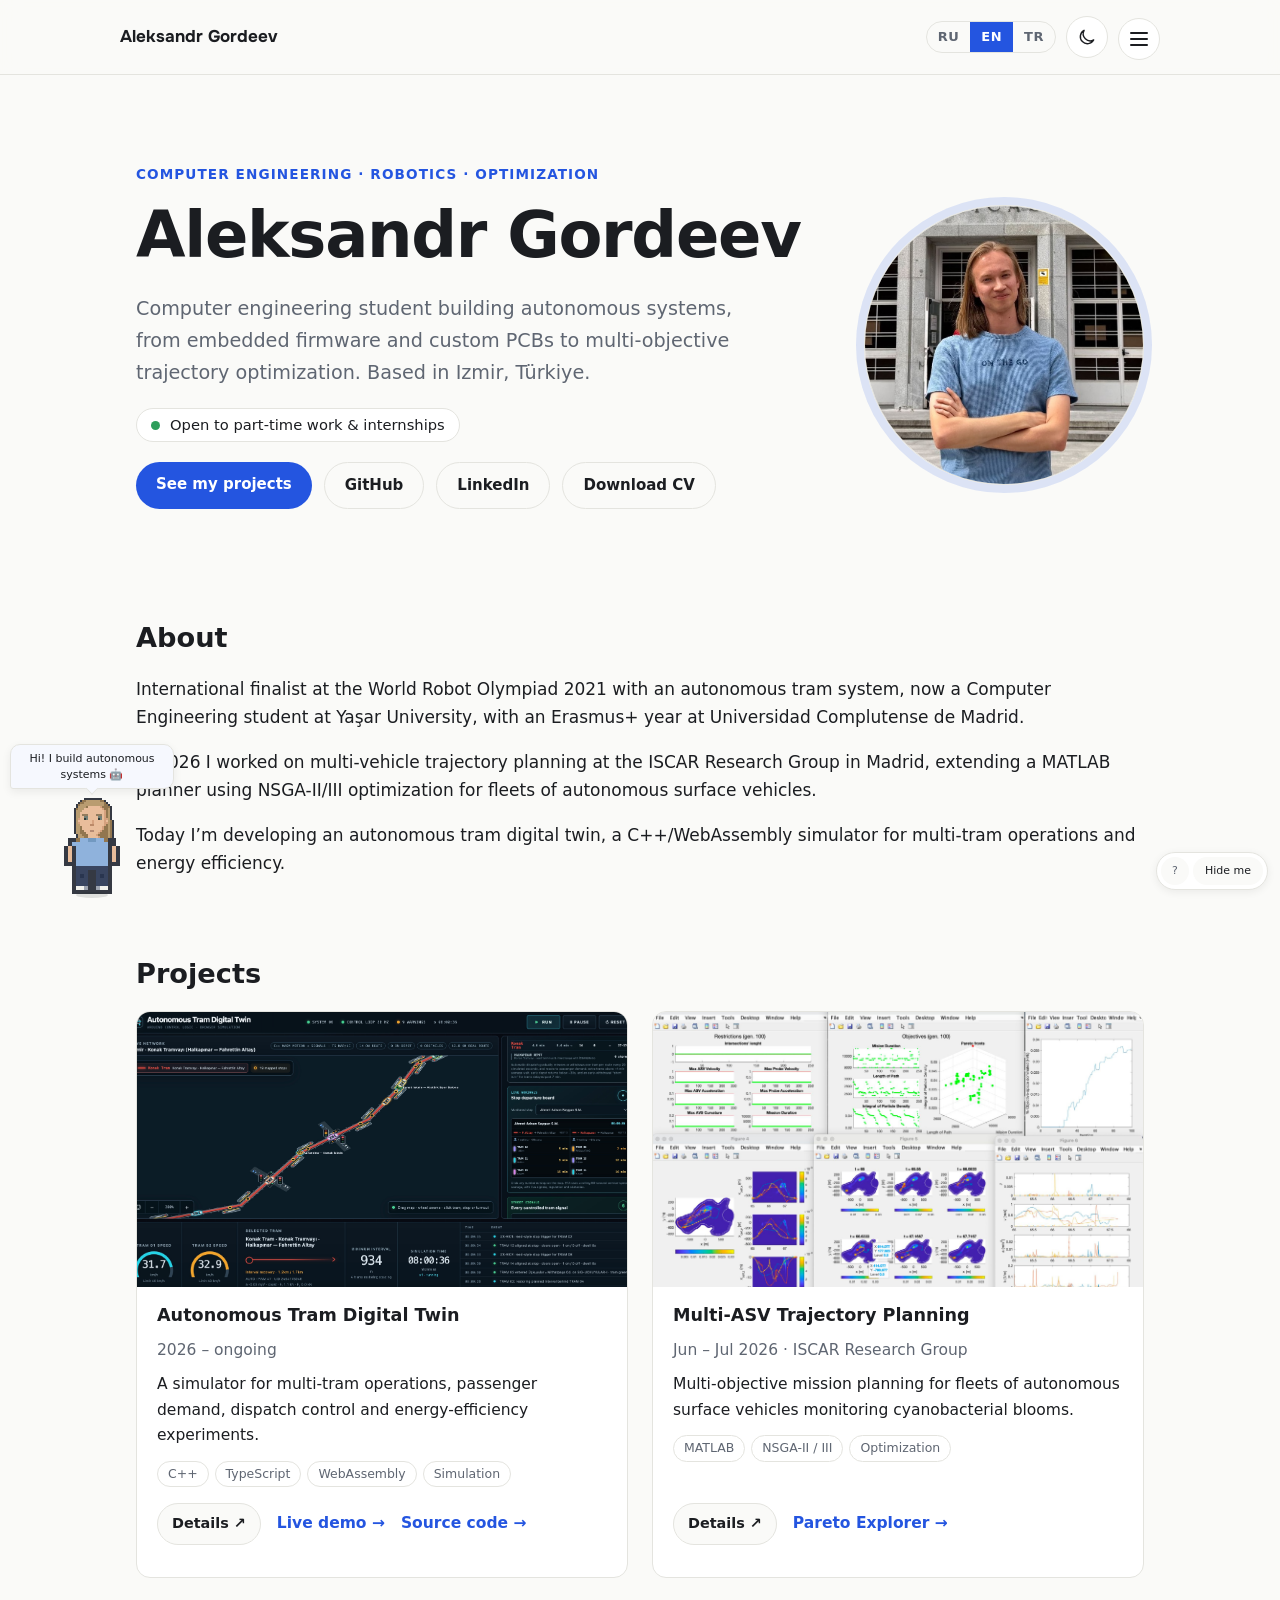
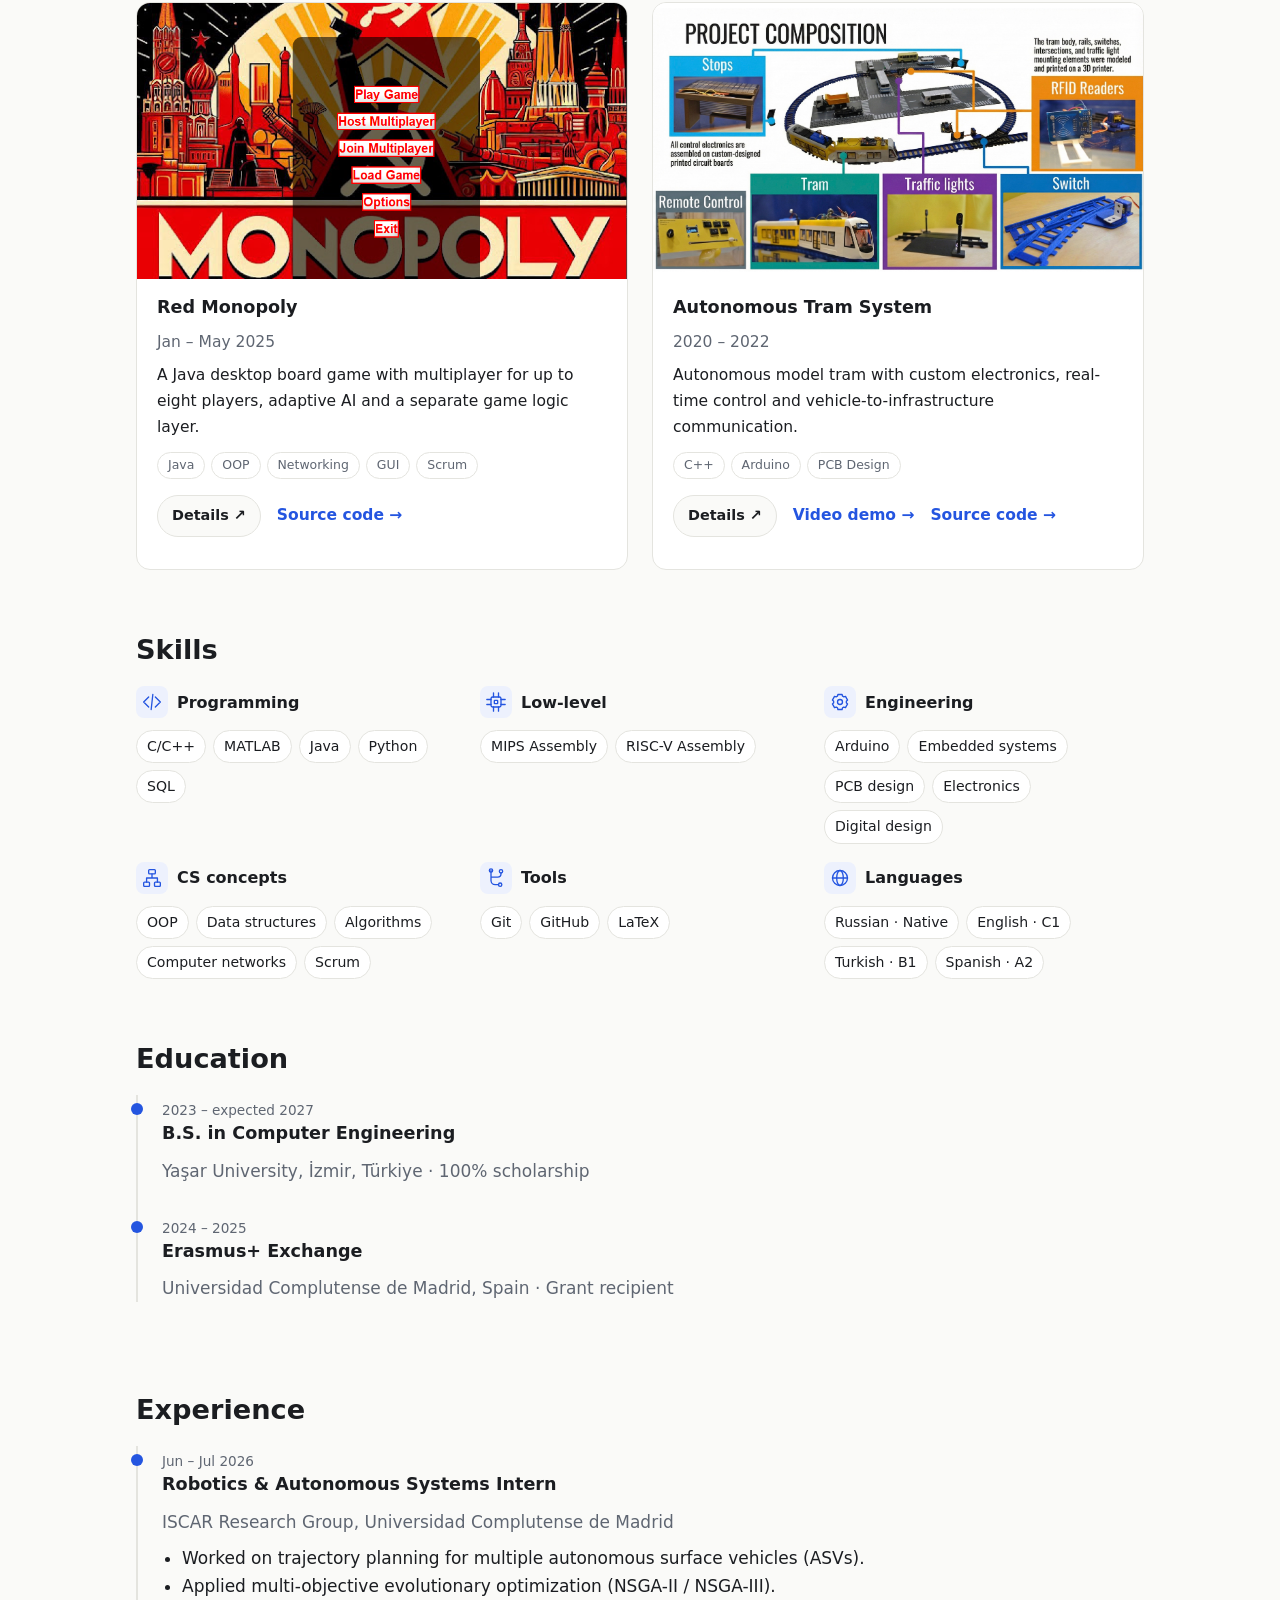
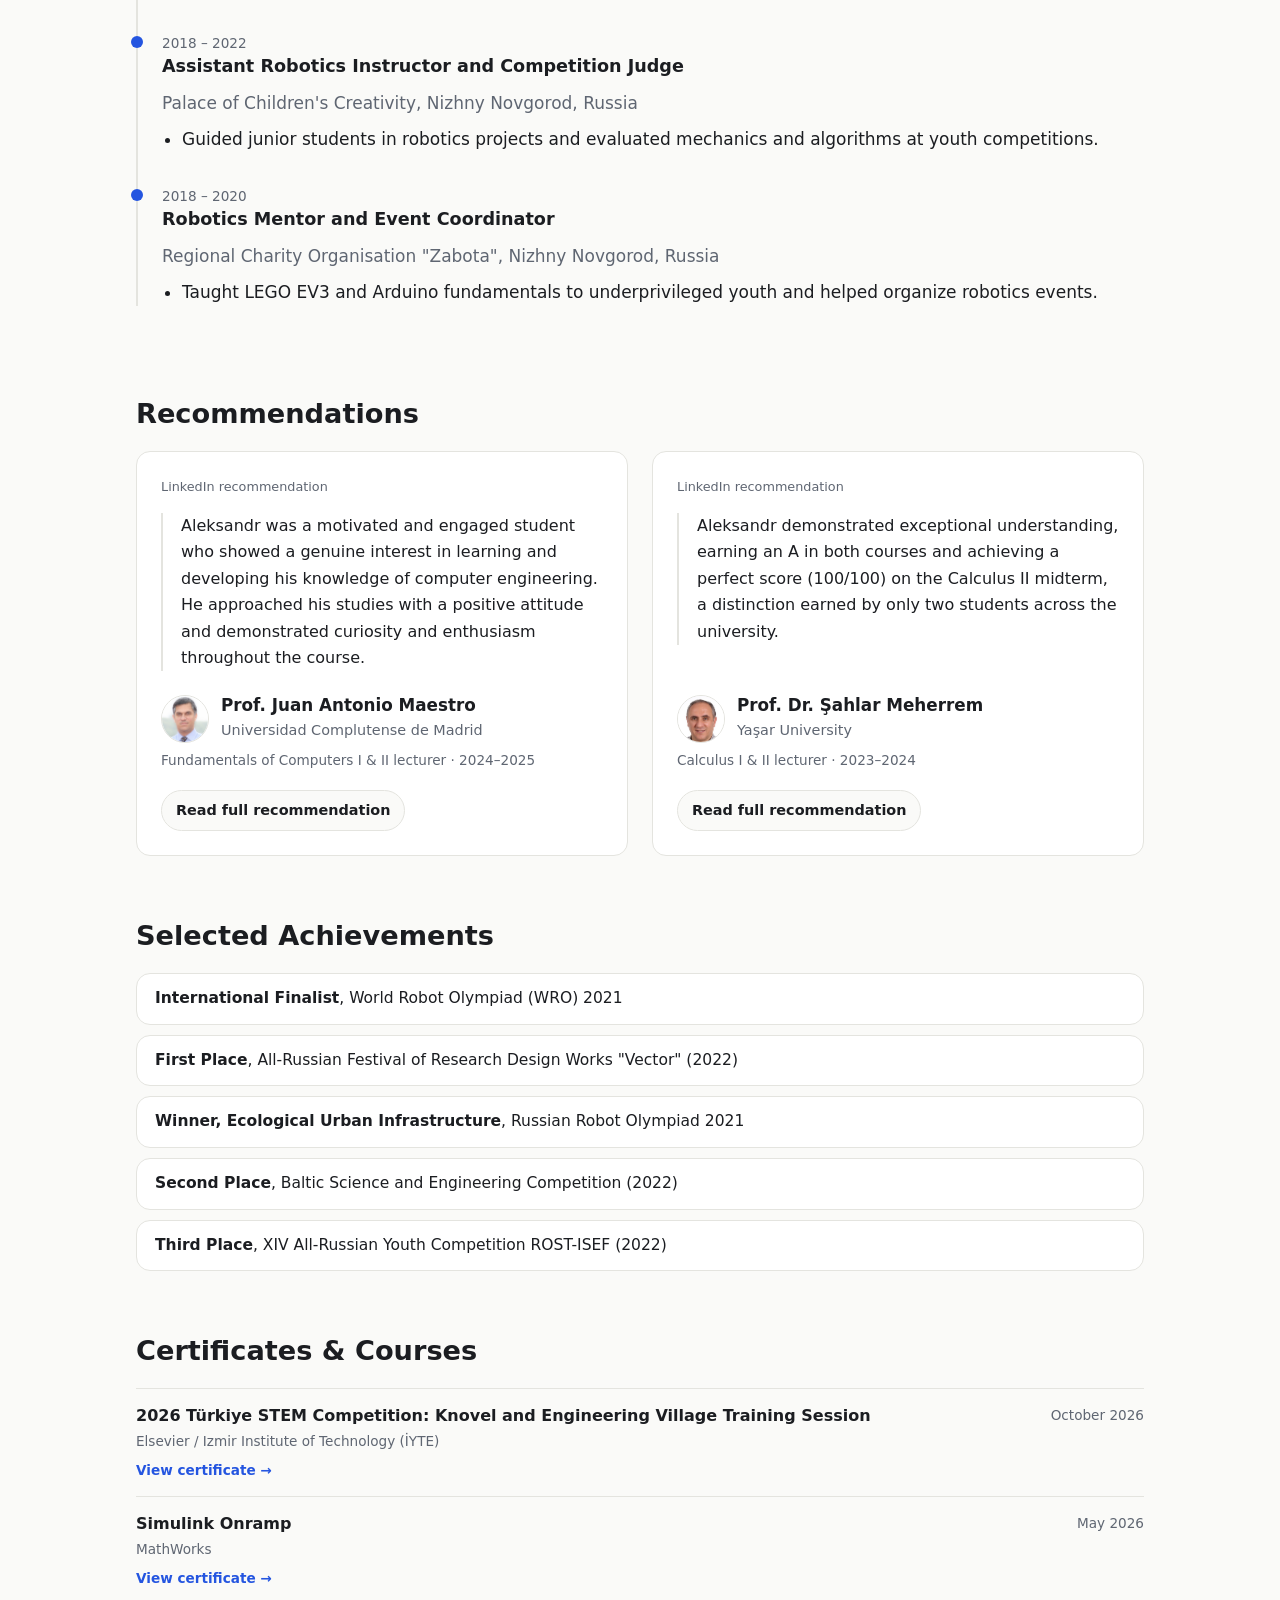
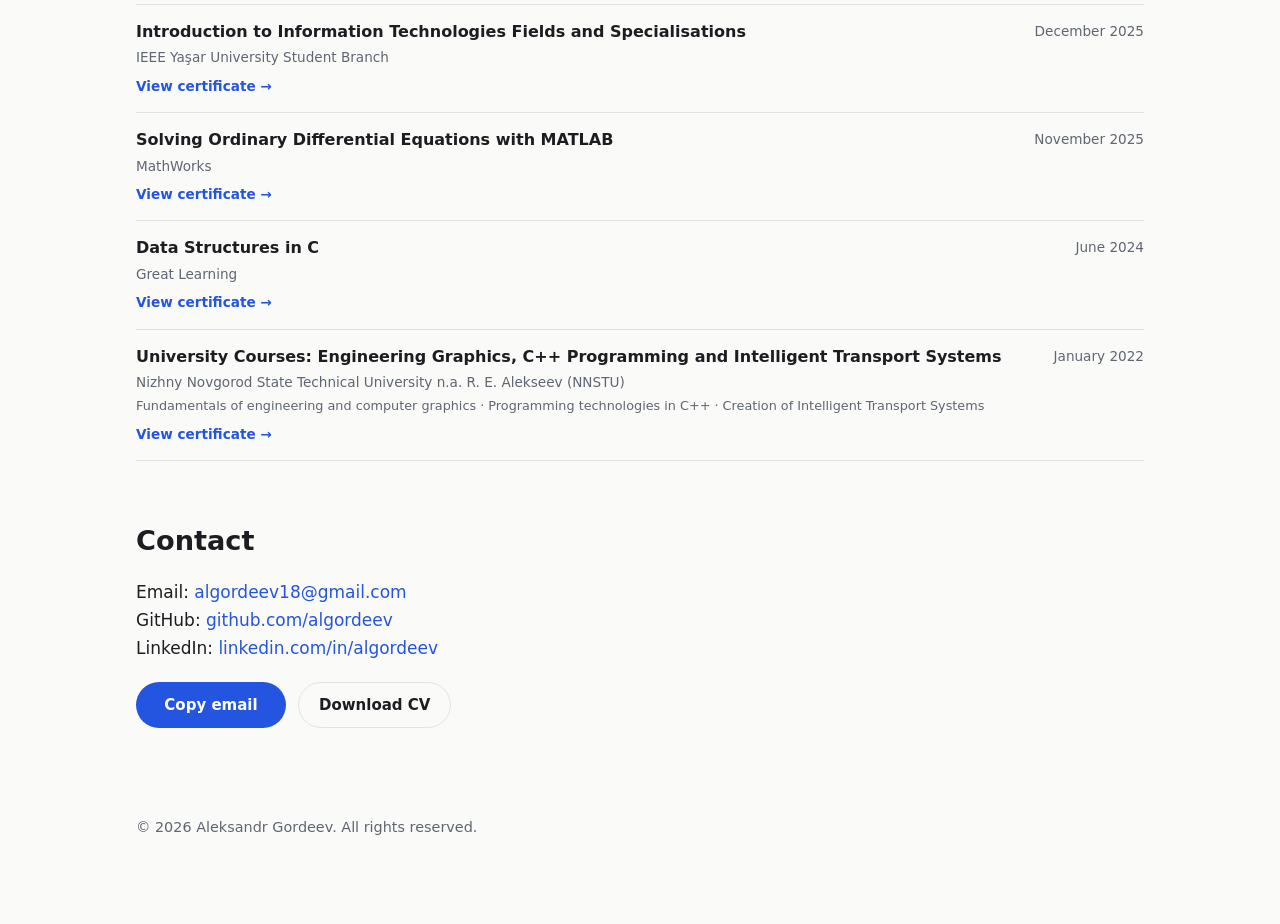
<file: index.html>
<!doctype html>
<html lang="en">
<head>
  <meta charset="utf-8">
  <meta name="viewport" content="width=device-width, initial-scale=1">
  <title>Aleksandr Gordeev | Robotics and Embedded Engineering</title>
  <meta name="description" content="Portfolio of Aleksandr Gordeev: computer engineering student working on robotics, optimization and embedded systems.">
  <link rel="icon" href="assets/favicon.svg?v=2" type="image/svg+xml">
  <link rel="icon" href="assets/favicon-32.png?v=2" type="image/png" sizes="32x32">
  <link rel="apple-touch-icon" href="assets/apple-touch-icon.png?v=2" sizes="180x180">
  <link rel="canonical" href="https://algordeev.github.io/">
  <meta property="og:type" content="website">
  <meta property="og:site_name" content="Aleksandr Gordeev">
  <meta property="og:title" content="Aleksandr Gordeev | Robotics and Embedded Engineering">
  <meta property="og:description" content="Building autonomous systems. Explore my robotics, embedded electronics and optimization projects.">
  <meta property="og:url" content="https://algordeev.github.io/">
  <meta property="og:image" content="https://algordeev.github.io/assets/social-card.png?v=2">
  <meta property="og:image:type" content="image/png">
  <meta property="og:image:width" content="1200">
  <meta property="og:image:height" content="630">
  <meta property="og:image:alt" content="Aleksandr Gordeev — building autonomous systems, with his portrait photo.">
  <meta name="twitter:card" content="summary_large_image">
  <meta name="twitter:title" content="Aleksandr Gordeev | Robotics and Embedded Engineering">
  <meta name="twitter:description" content="Building autonomous systems. Robotics, embedded electronics and optimization projects.">
  <meta name="twitter:image" content="https://algordeev.github.io/assets/social-card.png?v=2">
  <meta name="twitter:image:alt" content="Aleksandr Gordeev — building autonomous systems, with his portrait photo.">
  <script>
    try {
      var savedTheme = localStorage.getItem('theme');
      document.documentElement.dataset.theme = savedTheme === 'light' || savedTheme === 'dark'
        ? savedTheme : (matchMedia('(prefers-color-scheme: dark)').matches ? 'dark' : 'light');
    } catch (e) { /* CSS follows the system preference when storage is unavailable. */ }
  </script>
  <link rel="stylesheet" href="style.css">
</head>
<body>

<header class="nav">
  <a class="brand" href="#top">Aleksandr Gordeev</a>
  <div class="nav-actions">
    <div class="lang" role="group" aria-label="Language">
      <button type="button" data-lang="ru">RU</button>
      <button type="button" data-lang="en">EN</button>
      <button type="button" data-lang="tr">TR</button>
    </div>
    <button type="button" class="icon-button" id="theme-toggle" aria-pressed="false" aria-labelledby="theme-label">
      <svg class="theme-sun" viewBox="0 0 24 24" aria-hidden="true"><circle cx="12" cy="12" r="4"/><path d="M12 2v2m0 16v2M2 12h2m16 0h2M5 5l1.5 1.5m11 11L19 19M5 19l1.5-1.5m11-11L19 5"/></svg>
      <svg class="theme-moon" viewBox="0 0 24 24" aria-hidden="true"><path d="M20 15.5A8.5 8.5 0 0 1 8.5 4 8.5 8.5 0 1 0 20 15.5Z"/></svg>
      <span class="sr-only" id="theme-label" data-i18n="ui.theme">Dark theme</span>
    </button>
    <div class="menu-wrap">
      <button type="button" class="icon-button" id="menu-toggle" aria-expanded="false" aria-controls="section-menu" aria-labelledby="menu-label">
        <span class="hamburger" aria-hidden="true"><span></span><span></span><span></span></span>
        <span class="sr-only" id="menu-label" data-i18n="ui.menu">Navigation menu</span>
      </button>
      <nav id="section-menu" hidden aria-labelledby="menu-label">
        <a href="#about" data-i18n="about">About</a>
        <a href="#projects" data-i18n="projects">Projects</a>
        <a href="#skills" data-i18n="skills">Skills</a>
        <a href="#education" data-i18n="education">Education</a>
        <a href="#experience" data-i18n="experience">Experience</a>
        <a href="#recommendations" data-i18n="recommendations">Recommendations</a>
        <a href="#achievements" data-i18n="achievements">Achievements</a>
        <a href="#credentials" data-i18n="credentials">Certificates & Courses</a>
        <a href="#contact" data-i18n="contact">Contact</a>
      </nav>
    </div>
  </div>
</header>

<main id="top">

  <section class="hero">
    <div class="hero-text">
      <p class="eyebrow" data-i18n="hero.eyebrow">Computer Engineering · Robotics · Optimization</p>
      <h1 data-i18n="name">Aleksandr Gordeev</h1>
      <p class="lead" data-i18n="hero.lead">
        Computer engineering student building autonomous systems, from embedded
        firmware and custom PCBs to multi-objective trajectory optimization.
        Based in Izmir, Türkiye.
      </p>
      <p class="availability">
        <a href="#contact"><span class="dot" aria-hidden="true"></span><span data-i18n="hero.open">Open to part-time work &amp; internships</span></a>
      </p>
      <p class="cta">
        <a class="btn" href="#projects" data-i18n="hero.projects">See my projects</a>
        <a class="btn ghost" href="https://github.com/algordeev">GitHub</a>
        <a class="btn ghost" href="https://www.linkedin.com/in/algordeev/">LinkedIn</a>
        <a class="btn ghost" href="assets/cv.pdf" data-i18n="hero.cv">Download CV</a>
      </p>
    </div>
    <img width="933" height="735" class="portrait" src="assets/me.jpg" alt="Portrait of Aleksandr Gordeev" data-i18n-alt="hero.alt">
  </section>

  <section id="about">
  <h2 data-i18n="about">About</h2>

  <p data-i18n="about.p1">
    International finalist at the World Robot Olympiad 2021 with an autonomous tram system, now a Computer Engineering student at Yaşar University, with an Erasmus+ year at Universidad Complutense de Madrid.
  </p>

  <p data-i18n="about.p2">
   In 2026 I worked on multi-vehicle trajectory planning at the ISCAR Research Group in Madrid, extending a MATLAB planner using NSGA-II/III optimization for fleets of autonomous surface vehicles.
</p>

  <p data-i18n="about.p3">
    Today I’m developing an autonomous tram digital twin, a C++/WebAssembly simulator for multi-tram operations and energy efficiency.
  </p>
</section>

  <section id="projects">
    <h2 data-i18n="projects">Projects</h2>

    <div class="grid">

      <article class="card">
  <div class="gallery">
    <img width="2880" height="1534"
      src="assets/tram-digital-twin.jpg"
      alt="Autonomous tram digital twin simulator"
      data-i18n-alt="proj.twin.alt"
      loading="lazy"
    >
  </div>

  <div class="card-body">
    <h3 data-i18n="proj.twin.title">Autonomous Tram Digital Twin</h3>
    <p class="date" data-i18n="proj.twin.date">2026 – ongoing</p>

    <p data-i18n="proj.twin.summary">
      A simulator for multi-tram operations, passenger demand,
      dispatch control and energy-efficiency experiments.
    </p>

    <ul class="tags">
      <li>C++</li>
      <li>TypeScript</li>
      <li>WebAssembly</li>
      <li data-i18n="proj.twin.tag">Simulation</li>
    </ul>

    <p class="links">
      <button
        type="button"
        class="details-button"
        data-project="twin"
        aria-haspopup="dialog"
        aria-controls="project-twin"
      >
        <span data-i18n="ui.details">Details</span>
        <span aria-hidden="true"> ↗</span>
      </button>

      <a
        href="https://algordeev.github.io/autonomous-tram-digital-twin/"
        target="_blank"
        rel="noopener noreferrer"
        data-i18n="proj.twin.demo"
      >Live demo →</a>

      <a
        href="https://github.com/algordeev/autonomous-tram-digital-twin"
        data-i18n="proj.src"
      >Source code →</a>
    </p>
  </div>
</article>

      <article class="card">
       
        <div class="gallery">
          <img width="2048" height="1281" src="assets/asv-1.jpg" alt="Multi-ASV trajectory planning result" data-i18n-alt="proj.asv.alt" loading="lazy">
        </div>
      
        <div class="card-body">
          <h3 data-i18n="proj.asv.title">Multi-ASV Trajectory Planning</h3>
          <p class="date" data-i18n="proj.asv.date">Jun – Jul 2026 · ISCAR Research Group</p>
          <p data-i18n="proj.asv.summary">Multi-objective mission planning for fleets of autonomous surface vehicles monitoring cyanobacterial blooms.</p>
          <ul class="tags">
            <li>MATLAB</li><li>NSGA-II / III</li><li data-i18n="tag.optimization">Optimization</li>
          </ul>
          <p class="links"><button type="button" class="details-button" data-project="asv" aria-haspopup="dialog" aria-controls="project-asv"><span data-i18n="ui.details">Details</span><span aria-hidden="true"> ↗</span></button><a href="pareto-explorer/" target="_blank" rel="noopener noreferrer" data-i18n="proj.asv.demo">Pareto Explorer →</a></p>
        </div>
      </article>

      <article class="card">

        <div class="gallery">
          <img width="784" height="787" src="assets/monopoly-1.jpg" alt="Red Monopoly game board" data-i18n-alt="proj.mono.alt1" loading="lazy">
        </div>
        
        <div class="card-body">
          <h3>Red Monopoly</h3>
          <p class="date" data-i18n="proj.mono.date">Jan – May 2025</p>
          <p data-i18n="proj.mono.summary">A Java desktop board game with multiplayer for up to eight players, adaptive AI and a separate game logic layer.</p>
          <ul class="tags">
            <li>Java</li><li>OOP</li><li data-i18n="tag.networking">Networking</li><li>GUI</li><li>Scrum</li>
          </ul>
          <p class="links">
            <button type="button" class="details-button" data-project="mono" aria-haspopup="dialog" aria-controls="project-mono"><span data-i18n="ui.details">Details</span><span aria-hidden="true"> ↗</span></button>
            <a href="https://github.com/SwEng-UCM/red-monopoly" data-i18n="proj.src">Source code →</a>
          </p>
        </div>
      </article>

      <article class="card">
        <div class="gallery">
          <img width="2874" height="1618" src="assets/tram-composition.jpg" alt="Autonomous model tram composition" loading="lazy" data-i18n-alt="proj.tram.composition.alt">
        </div>
        <div class="card-body">
          <h3 data-i18n="proj.tram.title">Autonomous Tram System</h3>
          <p class="date">2020 – 2022</p>
          <p data-i18n="proj.tram.summary">Autonomous model tram with custom electronics, real-time control and vehicle-to-infrastructure communication.</p>
          <ul class="tags">
            <li>C++</li><li>Arduino</li><li data-i18n="tag.pcb">PCB Design</li>
          </ul>
          <p class="links">
            <button type="button" class="details-button" data-project="tram" aria-haspopup="dialog" aria-controls="project-tram"><span data-i18n="ui.details">Details</span><span aria-hidden="true"> ↗</span></button>
            <a href="https://youtu.be/tfnsq6qUQj4" target="_blank" rel="noopener" data-i18n="proj.tram.demo">Video demo →</a>
            <a href="https://github.com/algordeev/autonomous-tram-system" data-i18n="proj.src">Source code →</a>
          </p>
        </div>
      </article>

    </div>
  </section>

  <section id="skills">
    <h2 data-i18n="skills">Skills</h2>
    <div class="skills">
      <div class="skill-category skill-category-programming">
        <h3 id="skills-prog"><svg class="skill-icon" viewBox="0 0 24 24" width="20" height="20" fill="none" stroke="currentColor" stroke-width="1.6" stroke-linecap="round" stroke-linejoin="round" aria-hidden="true"><path d="m8 6-6 6 6 6m8-12 6 6-6 6m-3-15-2 18"/></svg><span data-i18n="sk.prog">Programming</span></h3>
        <ul class="skill-chips" aria-labelledby="skills-prog">
          <li>C/C++</li>
          <li>MATLAB</li>
          <li>Java</li>
          <li>Python</li>
          <li>SQL</li>
        </ul>
      </div>
      <div class="skill-category">
        <h3 id="skills-low"><svg class="skill-icon" viewBox="0 0 24 24" width="20" height="20" fill="none" stroke="currentColor" stroke-width="1.6" stroke-linecap="round" stroke-linejoin="round" aria-hidden="true"><rect x="6" y="6" width="12" height="12" rx="2"/><path d="M9 1v5m6-5v5M9 18v5m6-5v5M1 9h5m-5 6h5m12-6h5m-5 6h5"/><rect x="10" y="10" width="4" height="4" rx=".5"/></svg><span data-i18n="sk.low">Low-level</span></h3>
        <ul class="skill-chips" aria-labelledby="skills-low">
          <li data-i18n="sk.low.mips">MIPS Assembly</li>
          <li data-i18n="sk.low.riscv">RISC-V Assembly</li>
        </ul>
      </div>
      <div class="skill-category">
        <h3 id="skills-eng"><svg class="skill-icon" viewBox="0 0 24 24" width="20" height="20" fill="none" stroke="currentColor" stroke-width="1.6" stroke-linecap="round" stroke-linejoin="round" aria-hidden="true"><path d="m9.5 3-.5 2a7 7 0 0 0-1.6.9l-2-.6-2.5 4.4 1.5 1.4a7 7 0 0 0 0 1.8l-1.5 1.4 2.5 4.4 2-.6A7 7 0 0 0 9 19l.5 2h5l.5-2a7 7 0 0 0 1.6-.9l2 .6 2.5-4.4-1.5-1.4a7 7 0 0 0 0-1.8l1.5-1.4-2.5-4.4-2 .6A7 7 0 0 0 15 5l-.5-2Z"/><circle cx="12" cy="12" r="3"/></svg><span data-i18n="sk.eng">Engineering</span></h3>
        <ul class="skill-chips" aria-labelledby="skills-eng">
          <li>Arduino</li>
          <li data-i18n="sk.eng.embedded">Embedded systems</li>
          <li data-i18n="sk.eng.pcb">PCB design</li>
          <li data-i18n="sk.eng.electronics">Electronics</li>
          <li data-i18n="sk.eng.digital">Digital design</li>
        </ul>
      </div>
      <div class="skill-category">
        <h3 id="skills-cs"><svg class="skill-icon" viewBox="0 0 24 24" width="20" height="20" fill="none" stroke="currentColor" stroke-width="1.6" stroke-linecap="round" stroke-linejoin="round" aria-hidden="true"><rect x="8" y="2" width="8" height="5" rx="1"/><rect x="2" y="17" width="7" height="5" rx="1"/><rect x="15" y="17" width="7" height="5" rx="1"/><path d="M12 7v5m-6.5 5v-5h13v5"/></svg><span data-i18n="sk.cs">CS concepts</span></h3>
        <ul class="skill-chips" aria-labelledby="skills-cs">
          <li data-i18n="sk.cs.oop">OOP</li>
          <li data-i18n="sk.cs.structures">Data structures</li>
          <li data-i18n="sk.cs.algorithms">Algorithms</li>
          <li data-i18n="sk.cs.networks">Computer networks</li>
          <li>Scrum</li>
        </ul>
      </div>
      <div class="skill-category">
        <h3 id="skills-tools"><svg class="skill-icon" viewBox="0 0 24 24" width="20" height="20" fill="none" stroke="currentColor" stroke-width="1.6" stroke-linecap="round" stroke-linejoin="round" aria-hidden="true"><path d="M6 3v12a5 5 0 0 0 5 5h4m-9-9h8a4 4 0 0 0 4-4V6"/><circle cx="6" cy="3" r="2"/><circle cx="18" cy="4" r="2"/><circle cx="17" cy="20" r="2"/></svg><span data-i18n="sk.tools">Tools</span></h3>
        <ul class="skill-chips" aria-labelledby="skills-tools">
          <li>Git</li>
          <li>GitHub</li>
          <li>LaTeX</li>
        </ul>
      </div>
      <div class="skill-category">
        <h3 id="skills-lang"><svg class="skill-icon" viewBox="0 0 24 24" width="20" height="20" fill="none" stroke="currentColor" stroke-width="1.6" stroke-linecap="round" stroke-linejoin="round" aria-hidden="true"><circle cx="12" cy="12" r="9"/><ellipse cx="12" cy="12" rx="4" ry="9"/><path d="M3 12h18"/></svg><span data-i18n="sk.lang">Languages</span></h3>
        <ul class="skill-chips" aria-labelledby="skills-lang">
          <li data-i18n="sk.lang.russian">Russian · Native</li>
          <li data-i18n="sk.lang.english">English · C1</li>
          <li data-i18n="sk.lang.turkish">Turkish · B1</li>
          <li data-i18n="sk.lang.spanish">Spanish · A2</li>
        </ul>
      </div>
    </div>
  </section>

  <section id="education">
    <h2 data-i18n="education">Education</h2>
    <div class="timeline">
      <article>
        <span class="date" data-i18n="edu.date">2023 – expected 2027</span>
        <h3 data-i18n="edu.degree">B.S. in Computer Engineering</h3>
        <p class="meta" data-i18n="edu.degree.meta">Yaşar University, İzmir, Türkiye · 100% scholarship</p>
      </article>
      <article>
        <span class="date">2024 – 2025</span>
        <h3 data-i18n="edu.erasmus">Erasmus+ Exchange</h3>
        <p class="meta" data-i18n="edu.erasmus.meta">Universidad Complutense de Madrid, Spain · Grant recipient</p>
      </article>
    </div>
  </section>

  <section id="experience">
    <h2 data-i18n="experience">Experience</h2>
    <div class="timeline">
      <article>
        <span class="date" data-i18n="exp.date">Jun – Jul 2026</span>
        <h3 data-i18n="exp.iscar.title">Robotics &amp; Autonomous Systems Intern</h3>
        <p class="meta" data-i18n="exp.iscar.meta">ISCAR Research Group, Universidad Complutense de Madrid</p>
        <ul>
          <li data-i18n="exp.iscar.l1">Worked on trajectory planning for multiple autonomous surface vehicles (ASVs).</li>
          <li data-i18n="exp.iscar.l2">Applied multi-objective evolutionary optimization (NSGA-II / NSGA-III).</li>
        </ul>
      </article>
      <article>
        <span class="date">2018 – 2022</span>
        <h3 data-i18n="exp.inst.title">Assistant Robotics Instructor and Competition Judge</h3>
        <p class="meta" data-i18n="exp.inst.meta">Palace of Children's Creativity, Nizhny Novgorod, Russia</p>
        <ul>
          <li data-i18n="exp.inst.l1">Guided junior students in robotics projects and evaluated mechanics and algorithms at youth competitions.</li>
        </ul>
      </article>
      <article>
        <span class="date">2018 – 2020</span>
        <h3 data-i18n="exp.mentor.title">Robotics Mentor and Event Coordinator</h3>
        <p class="meta" data-i18n="exp.mentor.meta">Regional Charity Organisation "Zabota", Nizhny Novgorod, Russia</p>
        <ul>
          <li data-i18n="exp.mentor.l1">Taught LEGO EV3 and Arduino fundamentals to underprivileged youth and helped organize robotics events.</li>
        </ul>
      </article>
    </div>
  </section>

  <section id="recommendations" aria-labelledby="recommendations-heading">
    <h2 id="recommendations-heading" data-i18n="recommendations">Recommendations</h2>
    <div class="recommendations-grid">
      <figure class="card recommendation-card">
        <p class="recommendation-label" data-i18n="rec.excerpt">LinkedIn recommendation</p>
        <blockquote lang="en"><p>Aleksandr was a motivated and engaged student who showed a genuine interest in learning and developing his knowledge of computer engineering. He approached his studies with a positive attitude and demonstrated curiosity and enthusiasm throughout the course.</p></blockquote>
        <figcaption>
          <div class="recommendation-person">
            <img class="recommendation-portrait" src="assets/juan-antonio.jpg" width="48" height="48" alt="" loading="lazy">
            <div><h3>Prof. Juan Antonio Maestro</h3><p class="meta">Universidad Complutense de Madrid</p></div>
          </div>
          <p class="recommendation-relationship" data-i18n="rec.maestro.relationship">Fundamentals of Computers I &amp; II lecturer · 2024–2025</p>
        </figcaption>
        <div class="links"><button type="button" class="details-button" data-project="recommendation-maestro" aria-haspopup="dialog" aria-controls="project-recommendation-maestro" aria-describedby="rec-card-maestro"><span data-i18n="rec.read">Read full recommendation</span></button></div>
        <span class="sr-only" id="rec-card-maestro">Prof. Juan Antonio Maestro</span>
      </figure>
      <figure class="card recommendation-card">
        <p class="recommendation-label" data-i18n="rec.excerpt">LinkedIn recommendation</p>
        <blockquote lang="en"><p>Aleksandr demonstrated exceptional understanding, earning an A in both courses and achieving a perfect score (100/100) on the Calculus II midterm, a distinction earned by only two students across the university.</p></blockquote>
        <figcaption>
          <div class="recommendation-person">
            <img class="recommendation-portrait" src="assets/shahlar-meherrem.jpg" width="48" height="48" alt="" loading="lazy">
            <div><h3>Prof. Dr. Şahlar Meherrem</h3><p class="meta">Yaşar University</p></div>
          </div>
          <p class="recommendation-relationship" data-i18n="rec.meherrem.relationship">Calculus I &amp; II lecturer · 2023–2024</p>
        </figcaption>
        <div class="links"><button type="button" class="details-button" data-project="recommendation-meherrem" aria-haspopup="dialog" aria-controls="project-recommendation-meherrem" aria-describedby="rec-card-meherrem"><span data-i18n="rec.read">Read full recommendation</span></button></div>
        <span class="sr-only" id="rec-card-meherrem">Prof. Dr. Şahlar Meherrem</span>
      </figure>
    </div>
  </section>

  <section id="achievements">
    <h2 data-i18n="achievements.title">Selected Achievements</h2>
    <ul class="achievements">
      <li data-i18n="ach.1"><strong>International Finalist</strong>, World Robot Olympiad (WRO) 2021</li>
      <li data-i18n="ach.2"><strong>First Place</strong>, All-Russian Festival of Research Design Works "Vector" (2022)</li>
      <li data-i18n="ach.3"><strong>Winner, Ecological Urban Infrastructure</strong>, Russian Robot Olympiad 2021</li>
      <li data-i18n="ach.4"><strong>Second Place</strong>, Baltic Science and Engineering Competition (2022)</li>
      <li data-i18n="ach.5"><strong>Third Place</strong>, XIV All-Russian Youth Competition ROST-ISEF (2022)</li>
    </ul>
  </section>


  <section id="credentials">
    <h2 data-i18n="credentials">Certificates &amp; Courses</h2>
    <div id="credentials-list" class="grid"></div>
    <p id="credentials-empty" class="empty-state" data-i18n="credentials.empty">Course and certificate details will be added here soon.</p>
  </section>

  <section id="contact">
    <h2 data-i18n="contact">Contact</h2>
    <p>
      <span data-i18n="contact.email">Email:</span> <a href="mailto:algordeev18@gmail.com">algordeev18@gmail.com</a><br>
      GitHub: <a href="https://github.com/algordeev">github.com/algordeev</a><br>
      LinkedIn: <a href="https://www.linkedin.com/in/algordeev/">linkedin.com/in/algordeev</a>
    </p>
    <p class="cta contact-actions">
      <button type="button" class="btn" id="copy-email" data-email="algordeev18@gmail.com">
        <span class="copy-label" data-i18n="contact.copy">Copy email</span>
        <span class="copied-label" data-i18n="contact.copied" hidden>Copied ✓</span>
      </button>
      <a class="btn ghost" href="assets/cv.pdf" data-i18n="hero.cv">Download CV</a>
    </p>
    <p class="sr-only" id="copy-status" role="status" aria-live="polite"></p>
  </section>

</main>

<dialog class="project-dialog recommendation-dialog" id="project-recommendation-meherrem" aria-labelledby="rec-title-meherrem">
  <div class="dialog-header"><p class="eyebrow" data-i18n="rec.dialog">Recommendation</p><button type="button" class="icon-button dialog-close" aria-labelledby="rec-close-meherrem"><span aria-hidden="true">×</span><span class="sr-only" id="rec-close-meherrem" data-i18n="ui.close">Close</span></button></div>
  <div class="recommendation-person">
    <img class="recommendation-portrait" src="assets/shahlar-meherrem.jpg" width="48" height="48" alt="" loading="lazy">
    <div><h2 id="rec-title-meherrem">Prof. Dr. Şahlar Meherrem</h2><p class="meta">Yaşar University</p></div>
  </div>
  <p class="recommendation-relationship" data-i18n="rec.meherrem.relationship">Calculus I &amp; II lecturer · 2023–2024</p>
  <p class="date"><span data-i18n="rec.published">Published:</span> <time datetime="2026-10-14" data-publication-date>October 14, 2026</time></p>
  <blockquote class="recommendation-full" lang="en">
      <p>I had the pleasure of teaching Aleksandr Gordeev during the 2023–2024 academic year in both Calculus I and Calculus II at Yaşar University. Aleksandr demonstrated exceptional understanding, earning an A in both courses and achieving a perfect score (100/100) on the Calculus II midterm, a distinction earned by only two students across the university.</p>
      <p>What stood out most was Aleksandr's genuine intellectual curiosity and his dedication to mastering the subject beyond what was required. He often stayed after class to discuss advanced concepts, posed insightful questions, and actively engaged in classroom discussions. His clarity in thought and communication, along with his support for peers, contributed greatly to the learning environment.</p>
      <p>Aleksandr combines strong analytical thinking with a deep motivation to learn, making him well-suited for both academic and professional research settings. I am confident that he will be a valuable asset to any team or organisation he joins.<br>Prof. Dr Shahlar Meherrem, Yasar University, Departments of Mathematics, Türkiye</p>
  </blockquote>
  <p class="links"><a href="https://www.linkedin.com/in/algordeev/details/recommendations/" target="_blank" rel="noopener noreferrer" data-i18n="rec.linkedin">View on LinkedIn ↗</a></p>
</dialog>

<dialog class="project-dialog recommendation-dialog" id="project-recommendation-maestro" aria-labelledby="rec-title-maestro">
  <div class="dialog-header"><p class="eyebrow" data-i18n="rec.dialog">Recommendation</p><button type="button" class="icon-button dialog-close" aria-labelledby="rec-close-maestro"><span aria-hidden="true">×</span><span class="sr-only" id="rec-close-maestro" data-i18n="ui.close">Close</span></button></div>
  <div class="recommendation-person">
    <img class="recommendation-portrait" src="assets/juan-antonio.jpg" width="48" height="48" alt="" loading="lazy">
    <div><h2 id="rec-title-maestro">Prof. Juan Antonio Maestro</h2><p class="meta">Universidad Complutense de Madrid</p></div>
  </div>
  <p class="recommendation-relationship" data-i18n="rec.maestro.relationship">Fundamentals of Computers I &amp; II lecturer · 2024–2025</p>
  <p class="date"><span data-i18n="rec.published">Published:</span> <time datetime="2026-10-19" data-publication-date>October 19, 2026</time></p>
  <blockquote class="recommendation-full" lang="en">
      <p>I had the pleasure of teaching Aleksandr in Fundamentals of Computers I and II at Complutense University of Madrid (UCM) during the 2024–2025 academic year, as part of the Erasmus exchange programme. Aleksandr was a motivated and engaged student who showed a genuine interest in learning and developing his knowledge of computer engineering. He approached his studies with a positive attitude and demonstrated curiosity and enthusiasm throughout the course. I am confident that his dedication, international experience, and willingness to learn will serve him well in future academic and professional endeavours. I would gladly recommend Aleksandr for further academic opportunities.</p>
  </blockquote>
  <p class="links"><a href="https://www.linkedin.com/in/algordeev/details/recommendations/" target="_blank" rel="noopener noreferrer" data-i18n="rec.linkedin">View on LinkedIn ↗</a></p>
</dialog>

<dialog class="project-dialog" id="project-tram" aria-labelledby="title-tram">
  <div class="dialog-header"><p class="eyebrow" data-i18n="ui.project">Project details</p><button type="button" class="icon-button dialog-close" aria-labelledby="close-tram"><span aria-hidden="true">×</span><span class="sr-only" id="close-tram" data-i18n="ui.close">Close</span></button></div>
  <h2 id="title-tram" data-i18n="proj.tram.title">Autonomous Tram System</h2>
<dl class="asv-facts"><div><dt data-i18n="proj.tram.f.context">Context</dt><dd data-i18n="proj.tram.f.context.v">Individual robotics project · WRO 2021</dd></div><div><dt data-i18n="proj.tram.f.role">My focus</dt><dd data-i18n="proj.tram.f.role.v">Embedded control, custom PCBs & system integration</dd></div></dl>
<div class="asv-stats"><div class="asv-stat"><strong>4</strong><span data-i18n="proj.tram.stat.controllers">Arduino Nano controllers: tram, remote, switch and signals</span></div><div class="asv-stat"><strong>3</strong><span data-i18n="proj.tram.stat.pcbs">Custom PCBs: tram, remote and traffic lights</span></div><div class="asv-stat"><strong>2 + 2</strong><span data-i18n="proj.tram.stat.communication">2 NRF24L01 wireless modules and 2 RFID readers</span></div></div>
  <figure class="tram-video">
    <div class="tram-video-player">
      <video id="tram-video" width="1280" height="720" muted loop playsinline preload="none" aria-describedby="tram-video-caption">
        <source src="assets/ai-tram-video.mp4" type="video/mp4">
      </video>
      <button type="button" class="tram-video-play" aria-controls="tram-video">
        <span data-video-play>
          <svg viewBox="0 0 24 24" width="20" height="20" aria-hidden="true"><path d="M8 5v14l11-7z" fill="currentColor"/></svg>
          <span class="sr-only" data-i18n="proj.tram.video.play">Play video</span>
        </span>
      </button>
    </div>
    <figcaption id="tram-video-caption">
      <span data-i18n="proj.tram.video.caption">AI-generated visualization inspired by the physical prototype.</span>
      <a href="https://youtu.be/tfnsq6qUQj4" target="_blank" rel="noopener" data-i18n="proj.tram.video.demo">Watch the real prototype demo ↗</a>
    </figcaption>
  </figure>
  <div class="project-story">
    <h3 data-i18n="ui.problem">The challenge</h3>
    <p data-i18n="proj.tram.problem">Build a physical model tram that can control its movement, detect obstacles and communicate with infrastructure through an integrated embedded system.</p>
    <h3 data-i18n="ui.work">My work</h3>
    <p data-i18n="proj.tram.work">I developed the model’s embedded control system, combining Arduino Nano hardware, C++ firmware and custom PCBs. The firmware handles motion control, obstacle detection, manual override and RFID-based infrastructure interaction; the electronics integrate motor drivers, wireless modules, distance sensors and actuators.</p>
<ul class="asv-list"><li data-i18n="proj.tram.do.pcb">Replaced breadboard wiring with custom EasyEDA PCBs to make the electronics more reliable.</li><li data-i18n="proj.tram.do.control">Programmed motor control, obstacle stopping, the station sequence and remote speed/direction commands.</li><li data-i18n="proj.tram.do.infrastructure">Built RFID-triggered control for the track-switch servo and two-direction traffic lights.</li><li data-i18n="proj.tram.do.mechanics">Adapted the tram body for electronics and designed custom infrastructure parts and the remote enclosure.</li></ul>
<h3 data-i18n="proj.tram.architecture.h">Four controllers, two ways to coordinate</h3><p data-i18n="proj.tram.architecture.p">The remote and tram share an NRF24L01 radio link. The switch and signals work independently, reading RFID tags on passing vehicles. A reed switch triggers the tram’s programmed station stop.</p><div class="tram-controllers"><article><h4 data-i18n="proj.tram.controller.remote">Remote</h4><p data-i18n="proj.tram.controller.remote.p">Joystick and buttons → NRF24L01 speed, direction, mode and stop commands.</p></article><article><h4 data-i18n="proj.tram.controller.tram">Tram</h4><p data-i18n="proj.tram.controller.tram.p">VL53L0X and reed switch → Arduino Nano → TB6612FNG driver and geared motor.</p></article><article><h4 data-i18n="proj.tram.controller.switch">Track switch</h4><p data-i18n="proj.tram.controller.switch.p">RFID tag → MFRC522 reader → Nano → servo position for the configured route.</p></article><article><h4 data-i18n="proj.tram.controller.signals">Traffic lights</h4><p data-i18n="proj.tram.controller.signals.p">RFID tag → MFRC522 reader → Nano → programmed signal-change sequence.</p></article></div>
<h3 data-i18n="proj.tram.operation.h">How the model handles a stop</h3><ol class="mono-timeline"><li><strong data-i18n="proj.tram.operation.obstacle">Obstacle detected</strong><p data-i18n="proj.tram.operation.obstacle.p">In autonomous mode, a distance reading of 70 mm or less disables both motor-direction outputs.</p></li><li><strong data-i18n="proj.tram.operation.station">Station reached</strong><p data-i18n="proj.tram.operation.station.p">The reed switch starts a slow 2-second approach, followed by a 5-second stop.</p></li><li><strong data-i18n="proj.tram.operation.manual">Manual control</strong><p data-i18n="proj.tram.operation.manual.p">The remote selects speed, direction and mode; its stop command disables the motor outputs.</p></li></ol>
<h3 data-i18n="proj.tram.energy.h">Energy-efficiency concepts</h3><p data-i18n="proj.tram.energy.p">The project report explores regenerative braking with flywheel storage, solar-powered stops and piezoelectric paving for auxiliary power. These are proposed directions supported by calculations and demonstrations, rather than measured energy savings from the model tram.</p>    <h3 data-i18n="ui.result">Outcome</h3>
    <p data-i18n="proj.tram.result">A working autonomous tram model that won the WRO 2021 Russian National Final and competed at the international final. The physical prototype later became the starting point for my autonomous tram digital twin.</p>
  </div>
  <div class="detail-facts"><div><h3 data-i18n="ui.stack">Technology</h3><p data-i18n="proj.tram.stack">C++ · Arduino Nano · PCB design</p></div><div><h3 data-i18n="ui.focus">Key features</h3><p data-i18n="proj.tram.features">Motion control · Obstacle detection · Manual override · RFID infrastructure</p></div></div>
<h3 class="asv-gallery-title" data-i18n="proj.tram.gallery.h">From model to electronics</h3>
<div class="detail-gallery">
<figure><img width="2874" height="1618" src="assets/tram-composition.jpg" alt="Autonomous model tram composition" loading="lazy" data-i18n-alt="proj.tram.composition.alt"><figcaption data-i18n="proj.tram.composition.cap">The physical prototype brings together vehicles, track and automated infrastructure.</figcaption></figure>
<figure><img width="1258" height="550" src="assets/tram-body.jpg" alt="Autonomous model tram body" loading="lazy" data-i18n-alt="proj.tram.body.alt"><figcaption data-i18n="proj.tram.body.cap">The articulated model tram, adapted to house its control electronics.</figcaption></figure>
<figure><img width="648" height="912" src="assets/tram-pcb.png" alt="Custom tram controller PCB design from the project report" loading="lazy" data-i18n-alt="proj.tram.pcb.alt"><figcaption data-i18n="proj.tram.pcb.cap">The custom tram controller PCB, documented in the original report.</figcaption></figure>
<figure><img width="1048" height="612" src="assets/tram-remote.png" alt="Physical tram remote with screen, buttons and speed control" loading="lazy" data-i18n-alt="proj.tram.remote.alt"><figcaption data-i18n="proj.tram.remote.cap">The printed remote enclosure with display and manual controls.</figcaption></figure>
</div>
<p class="asv-note" data-i18n="proj.tram.credit">Mechanical base: tram body, rails and track-switch designs by Depronized; modified for this prototype, with custom infrastructure and electronic integration.</p>
  <p class="links"><a class="btn" href="https://github.com/algordeev/autonomous-tram-system" data-i18n="proj.src">Source code →</a><a href="https://youtu.be/tfnsq6qUQj4" target="_blank" rel="noopener" data-i18n="ui.watchYoutube">Watch on YouTube ↗</a><a href="https://github.com/algordeev/autonomous-tram-system/tree/main/firmware" data-i18n="proj.tram.firmware">Firmware &amp; controller guide →</a></p>
</dialog>
<dialog class="project-dialog" id="project-mono" aria-labelledby="title-mono">
  <div class="dialog-header"><p class="eyebrow" data-i18n="ui.project">Project details</p><button type="button" class="icon-button dialog-close" aria-labelledby="close-mono"><span aria-hidden="true">×</span><span class="sr-only" id="close-mono" data-i18n="ui.close">Close</span></button></div>
  <h2 id="title-mono">Red Monopoly</h2>
  <dl class="asv-facts">
    <div><dt data-i18n="proj.mono.f.context">Context</dt><dd data-i18n="proj.mono.f.context.v">Software engineering team project · UCM</dd></div>
    <div><dt data-i18n="proj.mono.f.role">My role</dt><dd data-i18n="proj.mono.f.role.v">Product Owner &amp; Java developer</dd></div>
  </dl>
  <div class="asv-stats">
    <div class="asv-stat"><strong>2–8</strong><span data-i18n="proj.mono.stat.players">Players in the documented LAN multiplayer mode</span></div>
    <div class="asv-stat"><strong>3</strong><span data-i18n="proj.mono.stat.ai">AI difficulty levels with different purchase rules</span></div>
    <div class="asv-stat"><strong>6</strong><span data-i18n="proj.mono.stat.sprints">Scrum sprints documented in the project wiki</span></div>
  </div>
  <figure class="tram-video">
    <div class="tram-video-player">
      <video id="mono-video" width="1280" height="720" muted loop playsinline preload="none" aria-describedby="mono-video-caption">
        <source src="assets/red-monopoly-ai-intro.mp4" type="video/mp4">
      </video>
      <button type="button" class="tram-video-play" aria-controls="mono-video">
        <span data-video-play>
          <svg viewBox="0 0 24 24" width="20" height="20" aria-hidden="true"><path d="M8 5v14l11-7z" fill="currentColor"/></svg>
          <span class="sr-only" data-i18n="proj.tram.video.play">Play video</span>
        </span>
      </button>
    </div>
    <figcaption id="mono-video-caption">
      <span data-i18n="proj.mono.video.caption">AI-generated intro, not gameplay.</span>
    </figcaption>
  </figure>
  <div class="project-story">
  <h3 data-i18n="ui.problem">The challenge</h3>
  <p data-i18n="proj.mono.problem">
    Build a Soviet-themed Monopoly-style desktop game in Java as a Scrum
    team project, combining board-game rules, a graphical interface,
    AI opponents and IP-based multiplayer for up to eight players.
  </p>

  <h3 data-i18n="ui.work">My work</h3>
  <p data-i18n="proj.mono.work">
    As Product Owner and Java developer, I managed the team backlog
    and implemented property and railroad purchases, rent payments,
    taxes and card events. I integrated difficulty-dependent AI
    purchasing decisions, added gameplay dialogs and player icons,
    and co-developed undo using the Command pattern. I also fixed
    gameplay and multiplayer messaging issues, maintained the wiki
    and presented features during sprint reviews.
  </p>

  <ul class="asv-list">
    <li data-i18n="proj.mono.do.rules">Implemented purchases, rent, taxes and card events across the board.</li>
    <li data-i18n="proj.mono.do.ai">Integrated difficulty-dependent purchasing for AI opponents.</li>
    <li data-i18n="proj.mono.do.undo">Co-developed Command-based undo and added gameplay dialogs and player icons.</li>
    <li data-i18n="proj.mono.do.team">Managed the backlog, maintained the wiki and demonstrated features at sprint reviews.</li>
  </ul>

  <h3 data-i18n="proj.mono.ai.h">Three ways to decide a purchase</h3>
  <p data-i18n="proj.mono.ai.p">The AI uses explicit purchasing rules. Each difficulty changes how an opponent decides whether to buy a property or railroad.</p>
  <div class="mono-strategies">
    <article><h4 data-i18n="proj.mono.ai.easy">Easy</h4><p data-i18n="proj.mono.ai.easy.p">Buys when its cash covers the price.</p></article>
    <article><h4 data-i18n="proj.mono.ai.medium">Medium</h4><p data-i18n="proj.mono.ai.medium.p">Requires cash of at least 120% of the price to keep a buffer.</p></article>
    <article><h4 data-i18n="proj.mono.ai.hard">Hard</h4><p data-i18n="proj.mono.ai.hard.p">Requires cash above the price and a rent-to-price ratio greater than 5%.</p></article>
  </div>

  <h3 data-i18n="proj.mono.state.h">Keeping the game state consistent</h3>
  <p data-i18n="proj.mono.state.p">The Swing interface, controller and game model separate presentation from rules. JSON save/load preserves game state; a command history supports undo. In multiplayer, a TCP host coordinates client messages and turn handling.</p>
  <ol class="mono-flow">
    <li><strong data-i18n="proj.mono.flow.view">Swing interface</strong><span data-i18n="proj.mono.flow.view.p">Board, dialogs and player information</span></li>
    <li><strong data-i18n="proj.mono.flow.controller">Controller</strong><span data-i18n="proj.mono.flow.controller.p">Actions, undo history and save/load</span></li>
    <li><strong data-i18n="proj.mono.flow.model">Game model</strong><span data-i18n="proj.mono.flow.model.p">Players, tiles and AI strategies</span></li>
  </ol>

  <h3 data-i18n="proj.mono.sprints.h">From board rules to multiplayer</h3>
  <ol class="mono-timeline">
    <li><strong data-i18n="proj.mono.sprints.early">Sprints 1–3 · Core gameplay</strong><p data-i18n="proj.mono.sprints.early.p">Dice, purchases and rent, followed by a visual board, player movement and tile events.</p></li>
    <li><strong data-i18n="proj.mono.sprints.middle">Sprints 4–5 · State and opponents</strong><p data-i18n="proj.mono.sprints.middle.p">JSON save/load, Command-based undo, three AI strategies and a redesigned themed board.</p></li>
    <li><strong data-i18n="proj.mono.sprints.last">Sprint 6 · Playing together</strong><p data-i18n="proj.mono.sprints.last.p">Deeper undo, pre-game figure selection, tax dialogs and an alpha host/join multiplayer mode.</p></li>
  </ol>
  <h3 data-i18n="ui.result">Outcome</h3>
  <p data-i18n="proj.mono.result">
    A playable Java desktop game with a themed board, AI opponents
    with three difficulty levels, save/load, undo and a networked
    multiplayer mode. The team delivered the game through six
    Scrum sprints, with source code and development documentation
    available on GitHub.
  </p>
</div>
  <div class="detail-facts"><div><h3 data-i18n="ui.stack">Technology</h3><p data-i18n="proj.mono.stack">Java · OOP · Networking · GUI · Scrum</p></div><div><h3 data-i18n="ui.focus">Key features</h3><p data-i18n="proj.mono.features">IP-based multiplayer · Adaptive AI · Game state management · Logic / GUI separation</p></div></div>
  <h3 class="asv-gallery-title" data-i18n="proj.mono.gallery.h">Inside the game</h3>
  <div class="detail-gallery"><figure><img width="784" height="787" src="assets/monopoly-1.jpg" alt="Red Monopoly game board" loading="lazy" data-i18n-alt="proj.mono.alt1"><figcaption data-i18n="proj.mono.cap1">The themed board, with player positions and gameplay controls.</figcaption></figure><figure><img width="1185" height="793" src="assets/monopoly-2.jpg" alt="Red Monopoly lobby screen" data-i18n-alt="proj.mono.alt2" loading="lazy"><figcaption data-i18n="proj.mono.cap2">Game setup and lobby interface.</figcaption></figure><figure><img width="703" height="443" src="assets/monopoly-characters.png" alt="Red Monopoly character selection screen" data-i18n-alt="proj.mono.alt3" loading="lazy"><figcaption data-i18n="proj.mono.cap3">Pre-game character selection with Soviet-themed figures.</figcaption></figure></div>
  <p class="links"><a class="btn" href="https://github.com/SwEng-UCM/red-monopoly" data-i18n="proj.src">Source code →</a><a class="btn ghost" href="https://github.com/SwEng-UCM/red-monopoly/wiki" data-i18n="proj.mono.wiki">Sprint documentation →</a></p>
</dialog>
<dialog class="project-dialog" id="project-asv" aria-labelledby="title-asv">
  <div class="dialog-header"><p class="eyebrow" data-i18n="ui.project">Project details</p><button type="button" class="icon-button dialog-close" aria-labelledby="close-asv"><span aria-hidden="true">×</span><span class="sr-only" id="close-asv" data-i18n="ui.close">Close</span></button></div>
  <h2 id="title-asv" data-i18n="proj.asv.title">Multi-ASV Trajectory Planning</h2>

  <!-- Internship at a glance -->
  <dl class="asv-facts">
    <div><dt data-i18n="proj.asv.f.team">Supervisors</dt><dd>José Antonio López Orozco · Eva Besada Portas</dd></div>
    <div><dt data-i18n="proj.asv.f.role">My focus</dt><dd data-i18n="proj.asv.f.role.v">Planner extension, experiments and analysis</dd></div>
  </dl>

  <div class="asv-stats">
    <div class="asv-stat"><strong>1 → N</strong><span data-i18n="proj.asv.stat.fleet">Autonomous Surface Vehicles (ASVs)</span></div>
    <div class="asv-stat"><strong>NSGA-II → III</strong><span data-i18n="proj.asv.stat.algorithm">Optimisation algorithm upgrade</span></div>
    <div class="asv-stat"><strong>+44.4%</strong><span data-i18n="proj.asv.stat.density">Best density-score improvement</span></div>
  </div>
  <p class="asv-note asv-highlights-note" data-i18n="proj.asv.stat.note">Objective comparison: longest route versus sum of routes, NSGA-II, 100 iterations. Five repeats per case; results are exploratory.</p>

  <div class="project-story">
    <h3 data-i18n="ui.problem">The challenge</h3>
    <p data-i18n="proj.asv.problem">Plan coordinated missions for several autonomous surface vehicles monitoring cyanobacterial blooms. Routes must balance collision avoidance, route overlap and workload across the fleet.</p>
  <h3 class="asv-gallery-title" data-i18n="proj.asv.sim.h">Simulated monitoring missions</h3>
  <div class="detail-gallery asv-simulations">
    <figure>
      <video controls muted loop playsinline preload="metadata" width="1920" height="1080" poster="assets/E2A2R3X2-poster.png" aria-labelledby="asv-e2-caption">
        <source src="assets/E2A2R3X2.mp4" type="video/mp4">
        <a href="assets/E2A2R3X2.mp4" data-i18n="proj.asv.sim.download">Download the simulation video</a>
      </video>
      <figcaption id="asv-e2-caption"><strong data-i18n="proj.asv.sim.e2.title">Lake Mendota · Two ASVs · 62-minute simulated mission</strong></figcaption>
    </figure>
    <figure>
      <video controls muted loop playsinline preload="metadata" width="1920" height="1080" poster="assets/E4A2R3X2-poster.png" aria-labelledby="asv-e4-caption">
        <source src="assets/E4A2R3X2.mp4" type="video/mp4">
        <a href="assets/E4A2R3X2.mp4" data-i18n="proj.asv.sim.download">Download the simulation video</a>
      </video>
      <figcaption id="asv-e4-caption"><strong data-i18n="proj.asv.sim.e4.title">Lake Campillo · Two ASVs · 91-minute simulated mission</strong></figcaption>
    </figure>
  </div>
  <details class="asv-simulation-details">
    <summary data-i18n="proj.asv.sim.details">Simulation details</summary>
    <h4 data-i18n="proj.asv.sim.e2.lake">Lake Mendota</h4>
    <p data-i18n="proj.asv.sim.e2.note">E2 · A2R3X2 · Two ASVs. Repeat 1, generation 200, solution 6 (MATLAB 1-based index). Mission duration: approximately 62.3456 minutes; recorded simulation hours 54.0–55.0391. A balanced solution from the final Pareto front, selected by minimising distance to the ideal point after equally min-max normalising the three objectives.</p>
    <h4 data-i18n="proj.asv.sim.e4.lake">Lake Campillo</h4>
    <p data-i18n="proj.asv.sim.e4.note">E4 · A2R3X2 · Two ASVs. Repeat 4, generation 200, solution 11 (MATLAB 1-based index). Mission duration: approximately 90.7035 minutes; recorded simulation hours 47.0–48.5117. A balanced solution from the final Pareto front, selected by minimising distance to the ideal point after equally min-max normalising the three objectives.</p>
<p class="asv-note" data-i18n="proj.asv.sim.note">Both runs use the median-hypervolume repeat among five repeats. The maps show recorded cyanobacteria motion and planned trajectories; synchronised charts show local projected density (model units), horizontal speed over ground (m/s) and probe depth (m). Density is a model projection, not calibrated concentration.</p>
  </details>

    <h3 data-i18n="ui.work">My work</h3>
    <p data-i18n="proj.asv.work">During my ISCAR internship at Universidad Complutense de Madrid, I extended an existing single-vehicle MATLAB planner to multi-vehicle scenarios. I worked with NSGA-II and NSGA-III, ran repeated simulations for two- and three-vehicle fleets, and analysed Pareto fronts using hypervolume evaluation and non-parametric statistical comparisons.</p>
    <ul class="asv-list">
      <li data-i18n="proj.asv.do.1">Gave every vehicle its own path variables, with collision avoidance between vehicles</li>
      <li data-i18n="proj.asv.do.2">Counted collected density once across the fleet, so overlapping routes are not rewarded twice</li>
      <li data-i18n="proj.asv.do.3">Replaced total distance with the longest individual route as the distance objective</li>
      <li data-i18n="proj.asv.do.4">Migrated the optimiser from NSGA-II to NSGA-III</li>
      <li data-i18n="proj.asv.do.5">Automated repeated runs (five per fleet size, lake and configuration) and the analysis pipeline</li>
    </ul>

    <h3 data-i18n="proj.asv.obj.h">A more realistic distance objective</h3>
    <p data-i18n="proj.asv.obj.p">Summing every route treats the fleet as if it shared one battery. Minimising the longest individual route matches reality: each vehicle carries its own battery.</p>
    <div class="asv-bars">
      <p class="asv-bars-title" data-i18n="proj.asv.bar.title">Fleet idle time during the mission (minutes, lower is better)</p>
      <div class="asv-bar-group">
        <p class="asv-bar-group-label" data-i18n="proj.asv.bar.g2">Two vehicles</p>
        <div class="asv-bar-row"><span data-i18n="proj.asv.bar.sum">Sum of routes</span><span class="asv-bar-track" aria-hidden="true"><span class="asv-bar" style="width:100%"></span></span><strong>61.1</strong></div>
        <div class="asv-bar-row"><span data-i18n="proj.asv.bar.max">Longest route</span><span class="asv-bar-track" aria-hidden="true"><span class="asv-bar is-after" style="width:38.3%"></span></span><strong>23.4</strong></div>
      </div>
      <div class="asv-bar-group">
        <p class="asv-bar-group-label" data-i18n="proj.asv.bar.g3">Three vehicles</p>
        <div class="asv-bar-row"><span data-i18n="proj.asv.bar.sum">Sum of routes</span><span class="asv-bar-track" aria-hidden="true"><span class="asv-bar" style="width:92.4%"></span></span><strong>56.4</strong></div>
        <div class="asv-bar-row"><span data-i18n="proj.asv.bar.max">Longest route</span><span class="asv-bar-track" aria-hidden="true"><span class="asv-bar is-after" style="width:31.6%"></span></span><strong>19.3</strong></div>
      </div>
      <p class="asv-note" data-i18n="proj.asv.obj.sum">Best density score: +44.4% with two vehicles, +16.6% with three. Idle time: −61.7% and −65.8%. (NSGA-II tests, 100 iterations.)</p>
    </div>

    <h3 data-i18n="proj.asv.res.h">Two or three vehicles?</h3>
    <p data-i18n="proj.asv.res.p">Fleets were compared with one common hypervolume reference, at equal generations, at equal wall-clock time and at their configured end points.</p>
    <div class="asv-stats">
      <div class="asv-stat"><strong>−11.3%</strong><span data-i18n="proj.asv.res.t1">Three vs two vehicles at equal generations (200)</span></div>
      <div class="asv-stat"><strong>−12.8%</strong><span data-i18n="proj.asv.res.t2">Three vs two vehicles at equal wall-clock time</span></div>
      <div class="asv-stat"><strong>+17.8%</strong><span data-i18n="proj.asv.res.t3">Three vs two at configured end points (500 vs 200 generations, so not a fair comparison)</span></div>
    </div>
    <p class="asv-note" data-i18n="proj.asv.res.note">Pooled common-reference hypervolume. With five repeats per case, the results are exploratory.</p>
    <h3 class="asv-outcome-title" data-i18n="ui.result">Outcome</h3>
    <p data-i18n="proj.asv.result">Multi-vehicle planning experiments with trajectory plots, comparative figures and an internship report. The work provided a basis for assessing trade-offs between competing mission objectives and comparing optimisation methods across repeated simulation runs.</p>
  </div>

  <div class="detail-facts"><div><h3 data-i18n="ui.stack">Technology</h3><p data-i18n="proj.asv.stack">MATLAB · NSGA-II / III · Optimization</p></div><div><h3 data-i18n="ui.focus">Key features</h3><p data-i18n="proj.asv.features">Collision avoidance · Route overlap · Workload balancing · Statistical comparison of Pareto fronts</p></div></div>

  <h3 class="asv-gallery-title" data-i18n="proj.asv.gal.h">Selected figures</h3>
  <div class="detail-gallery">
    <figure><img width="2048" height="1281" src="assets/asv-1.jpg" alt="Multi-ASV trajectory planning result" loading="lazy" data-i18n-alt="proj.asv.alt"><figcaption data-i18n="proj.asv.cap1">Intermediate MATLAB simulation graphs: Pareto fronts, trajectories and density fields.</figcaption></figure>
    <figure><img width="1600" height="804" src="assets/asv-2.jpg" alt="Lake E2: two-vehicle and three-vehicle hypervolume at equal generations, equal time and final budgets" loading="lazy" data-i18n-alt="proj.asv.alt2"><figcaption data-i18n="proj.asv.cap2">Lake E2: hypervolume at three budgets. Dots are repeats, diamonds are means.</figcaption></figure>
    <figure><img width="1600" height="1081" src="assets/asv-3.jpg" alt="Lake E4: two-vehicle and three-vehicle hypervolume at equal generations, equal time and final budgets" loading="lazy" data-i18n-alt="proj.asv.alt3"><figcaption data-i18n="proj.asv.cap3">Lake E4: the three-vehicle advantage at the final budget is smaller and more variable.</figcaption></figure>
    <figure><img width="1600" height="1072" src="assets/asv-4.jpg" alt="Pareto projections for lake E4 showing mission duration, longest path and density contribution" loading="lazy" data-i18n-alt="proj.asv.alt4"><figcaption data-i18n="proj.asv.cap4">Lake E4: non-dominated solutions projected onto each pair of objectives.</figcaption></figure>
  </div>

  <h3 class="asv-gallery-title" data-i18n="proj.asv.hw.h">The hardware behind the project</h3>
  <div class="detail-gallery asv-photos">
    <figure><img width="741" height="556" src="assets/asv-photo-vehicle.jpg" alt="The autonomous surface vehicle used in the research" loading="lazy" data-i18n-alt="proj.asv.alt5"><figcaption data-i18n="proj.asv.cap5">The autonomous surface vehicle</figcaption></figure>
    <figure><img width="733" height="549" src="assets/asv-photo-sensor.jpg" alt="Cyanobacteria sensor module from the vehicle" loading="lazy" data-i18n-alt="proj.asv.alt6"><figcaption data-i18n="proj.asv.cap6">Cyanobacteria sensor module</figcaption></figure>
    <figure><img width="729" height="547" src="assets/asv-photo-board.jpg" alt="The vehicle control board" loading="lazy" data-i18n-alt="proj.asv.alt7"><figcaption data-i18n="proj.asv.cap7">Vehicle control board</figcaption></figure>
  </div>

  <p class="links"><a class="btn" href="pareto-explorer/" target="_blank" rel="noopener noreferrer" data-i18n="proj.asv.demo">Pareto Explorer →</a></p>

  <p class="asv-note asv-funding" data-i18n="proj.asv.fund">The project is funded by Comunidad de Madrid and co-funded by the European Union through the European Regional Development Fund (ERDF).</p>
</dialog>

<dialog
  class="project-dialog"
  id="project-twin"
  aria-labelledby="title-twin"
>
  <div class="dialog-header">
    <p class="eyebrow" data-i18n="ui.project">Project details</p>

    <button
      type="button"
      class="icon-button dialog-close"
      aria-labelledby="close-twin"
    >
      <span aria-hidden="true">×</span>
      <span
        class="sr-only"
        id="close-twin"
        data-i18n="ui.close"
      >Close</span>
    </button>
  </div>

  <h2 id="title-twin" data-i18n="proj.twin.title">
    Autonomous Tram Digital Twin
  </h2>

<dl class="asv-facts"><div><dt data-i18n="proj.twin.f.context">Context</dt><dd data-i18n="proj.twin.f.context.v">Independent research prototype</dd></div><div><dt data-i18n="proj.twin.f.focus">My focus</dt><dd data-i18n="proj.twin.f.focus.v">Network operations, control & traction energy</dd></div></dl>
<div class="asv-stats"><div class="asv-stat"><strong>3</strong><span data-i18n="proj.twin.stat.scenarios">Network scenarios: Route 2, Routes 2 + 21 and Konak Tram</span></div><div class="asv-stat"><strong>2</strong><span data-i18n="proj.twin.stat.cities">Cities modelled: Nizhny Novgorod and Izmir</span></div><div class="asv-stat"><strong>3</strong><span data-i18n="proj.twin.stat.energy">Energy strategies compared under identical service conditions</span></div></div>
  <div class="project-story">
    <h3 data-i18n="ui.problem">The challenge</h3>
    <p data-i18n="proj.twin.problem">Extend a physical autonomous tram prototype into a simulation environment for studying how several trams interact with passengers, infrastructure and service schedules.</p>
    <h3 data-i18n="ui.work">My work</h3>
    <p data-i18n="proj.twin.work">I develop the tram simulation and control logic, including passenger generation, depot dispatch, terminal holding and headway regulation. The model includes vehicle dynamics, traffic signals and track switches, with scenarios based on Nizhny Novgorod and Izmir. I also work on energy analysis with regenerative braking and flywheel storage, using a C++ core and a TypeScript interface.</p>
<ul class="asv-list"><li data-i18n="proj.twin.do.core">Built a C++/WebAssembly control core with a TypeScript scenario and experiment layer.</li><li data-i18n="proj.twin.do.service">Integrated passenger queues, boarding, variable dwell, terminal slots and depot dispatch.</li><li data-i18n="proj.twin.do.infrastructure">Modelled signals, turnout locks and shared-track conflicts alongside vehicle dynamics.</li><li data-i18n="proj.twin.do.energy">Added regenerative reuse, flywheel storage and headless comparisons with service and energy metrics.</li></ul>
<h3 data-i18n="proj.twin.networks.h">Two cities, different operating problems</h3><p data-i18n="proj.twin.networks.p">Route 2 models a city-centre ring. The combined Routes 2 + 21 scenario adds shared tracks and junction conflicts. Izmir models the Konak corridor with two-berth terminals and the Halkapınar depot.</p><div class="detail-gallery twin-topology"><figure><img width="1589" height="732" src="assets/twin-topology.png" alt="Schematic of Nizhny Novgorod Routes 2 and 21 sharing central infrastructure" data-i18n-alt="proj.twin.topology.alt" loading="lazy"><figcaption data-i18n="proj.twin.topology.cap">Schematic topology: Route 21 shares central infrastructure with the Route 2 ring.</figcaption></figure></div>
<h3 data-i18n="proj.twin.architecture.h">Control decisions separate from the interface</h3><p data-i18n="proj.twin.architecture.p">A fixed 50 ms simulation step connects the scenario layer to the C++ authority. The interface displays snapshots and sends operator commands; the same engine also runs without a browser for repeatable experiments.</p><ol class="mono-flow"><li><strong data-i18n="proj.twin.layer.core">C++ / WebAssembly</strong><span data-i18n="proj.twin.layer.core.p">Motion, braking, doors, signals, turnouts and energy decisions</span></li><li><strong data-i18n="proj.twin.layer.scenario">TypeScript orchestration</strong><span data-i18n="proj.twin.layer.scenario.p">Network data, passenger demand, service plans and experiments</span></li><li><strong data-i18n="proj.twin.layer.ui">React + Canvas</strong><span data-i18n="proj.twin.layer.ui.p">Interactive map, operator controls and live analysis panels</span></li></ol>
<h3 data-i18n="proj.twin.operations.h">Passenger service meets vehicle dynamics</h3><p data-i18n="proj.twin.operations.p">Time-dependent arrivals create queues at stops. Boarding and alighting affect dwell, while passenger mass changes vehicle dynamics. Terminal departure slots, headway checks and depot release regulate service; signals and turnout locks constrain movement through shared infrastructure.</p><h3 data-i18n="proj.twin.energy.h">Comparing three energy strategies</h3><p data-i18n="proj.twin.energy.p">Comparisons hold the network, fleet, service clock and duration constant. Grid energy is normalized per vehicle-kilometre, with peak power and departure adherence reported alongside it.</p><div class="mono-strategies"><article><h4 data-i18n="proj.twin.energy.none">No wayside storage</h4><p data-i18n="proj.twin.energy.none.p">Reference case with direct regenerative reuse.</p></article><article><h4 data-i18n="proj.twin.energy.reactive">Reactive flywheels</h4><p data-i18n="proj.twin.energy.reactive.p">Capture available braking energy and return it to traction demand.</p></article><article><h4 data-i18n="proj.twin.energy.predictive">Predictive storage</h4><p data-i18n="proj.twin.energy.predictive.p">Forecast-based state-of-charge and peak-power dispatch.</p></article></div><p class="asv-note twin-research-note" data-i18n="proj.twin.energy.note">Research status: energy results are comparative simulation estimates. Vehicle parameters and reconstructed traction sections still need calibration against real measurements.</p>
    <h3 data-i18n="ui.result">Outcome</h3>
    <p data-i18n="proj.twin.result">An interactive web simulator with a live demo, time-distance diagrams and energy statistics. It provides a platform for comparing operating strategies and exploring how delays, passenger demand and dispatch decisions affect the simulated network. Development and refinement of the models are ongoing.</p>
  </div>

  <div class="detail-facts">
    <div>
      <h3 data-i18n="ui.stack">Technology</h3>
      <p data-i18n="proj.twin.stack">C++ · TypeScript · WebAssembly · React · Canvas</p>
    </div>

    <div>
      <h3 data-i18n="ui.focus">Key features</h3>
      <p data-i18n="proj.twin.features">
        Passenger simulation · Depot dispatch · Headway control ·
        Traffic signals and switches · Energy analysis
      </p>
    </div>
  </div>

<h3 class="asv-gallery-title" data-i18n="proj.twin.gallery.h">Inside the simulator</h3><div class="detail-gallery"><figure><img width="2880" height="1534" src="assets/tram-digital-twin.jpg" alt="Autonomous tram digital twin simulator" data-i18n-alt="proj.twin.alt" loading="lazy"><figcaption data-i18n="proj.twin.cap.overview">Izmir Konak Tram: live vehicle movement, infrastructure and stop-arrival information.</figcaption></figure><figure><img width="2047" height="1087" src="assets/twin-time-distance.jpg" alt="Live time–distance diagram of trams on the Izmir Konak route" data-i18n-alt="proj.twin.alt.diagram" loading="lazy"><figcaption data-i18n="proj.twin.cap.diagram">Time–distance view: trajectories, station dwell and departure-lateness overlays. Illustrated run, not a service-performance benchmark.</figcaption></figure><figure><img width="2184" height="1454" src="assets/twin-energy.jpg" alt="Traction and regeneration statistics for simulated Nizhny Novgorod Routes 2 and 21" data-i18n-alt="proj.twin.alt.energy" loading="lazy"><figcaption data-i18n="proj.twin.cap.energy">Energy panel: demand, accepted regeneration, grid supply and route balances from an illustrative simulator run.</figcaption></figure></div>

  <p class="cta">
    <a
      class="btn"
      href="https://algordeev.github.io/autonomous-tram-digital-twin/"
      target="_blank"
      rel="noopener noreferrer"
      data-i18n="proj.twin.demo"
    >Live demo →</a>

    <a
      class="btn ghost"
      href="https://github.com/algordeev/autonomous-tram-digital-twin"
      data-i18n="proj.src"
    >Source code →</a>
    <a class="btn ghost" href="https://github.com/algordeev/autonomous-tram-digital-twin/tree/main/docs" data-i18n="proj.twin.docs">Models &amp; experiment documentation →</a>
  </p>
</dialog>

<dialog id="project-image-viewer" class="image-viewer" aria-label="Project image">
  <button type="button" class="icon-button image-viewer-close" autofocus>
    <span aria-hidden="true">×</span><span class="sr-only" data-i18n="ui.close">Close</span>
  </button>
  <img alt="">
</dialog>

<footer>
  <p>
  © <span id="year"></span>
  <span data-i18n="name">Aleksandr Gordeev</span>.
  <span data-i18n="footer.rights">All rights reserved.</span>
</p>
</footer>

<!-- The supplied pixel character, with section-specific speech bubbles. -->
<div class="pixel-game" id="pixel-game" hidden>
  <button type="button" class="pixel-player" id="pixel-player" aria-describedby="pixel-hint">
    <span class="pixel-bubble" id="pixel-bubble" aria-hidden="true"></span>
    <canvas id="pixel-sprite" width="56" height="96" aria-hidden="true"></canvas>
  </button>
  <span class="pixel-shadow" id="pixel-shadow" aria-hidden="true"></span>
</div>
<aside class="pixel-controls" id="pixel-controls" hidden aria-label="Character controls">
  <div class="pixel-help" id="pixel-help">
    <span id="pixel-key-hint"></span>
    <span id="pixel-hint"></span>
    <div class="pixel-touch">
      <button type="button" data-pixel-move="-1">←</button>
      <button type="button" id="pixel-jump">↑</button>
      <button type="button" data-pixel-move="1">→</button>
    </div>
  </div>
  <button type="button" id="pixel-help-toggle" aria-controls="pixel-help" aria-expanded="false">?</button>
  <button type="button" id="pixel-toggle" aria-controls="pixel-game" aria-expanded="true"></button>
</aside>

<script>document.getElementById('year').textContent = new Date().getFullYear();</script>
<script src="credentials.js"></script>
<script src="app.js"></script>
<script src="lang.js"></script>
<script src="pixel-character.js"></script>
</body>
</html>
</file>
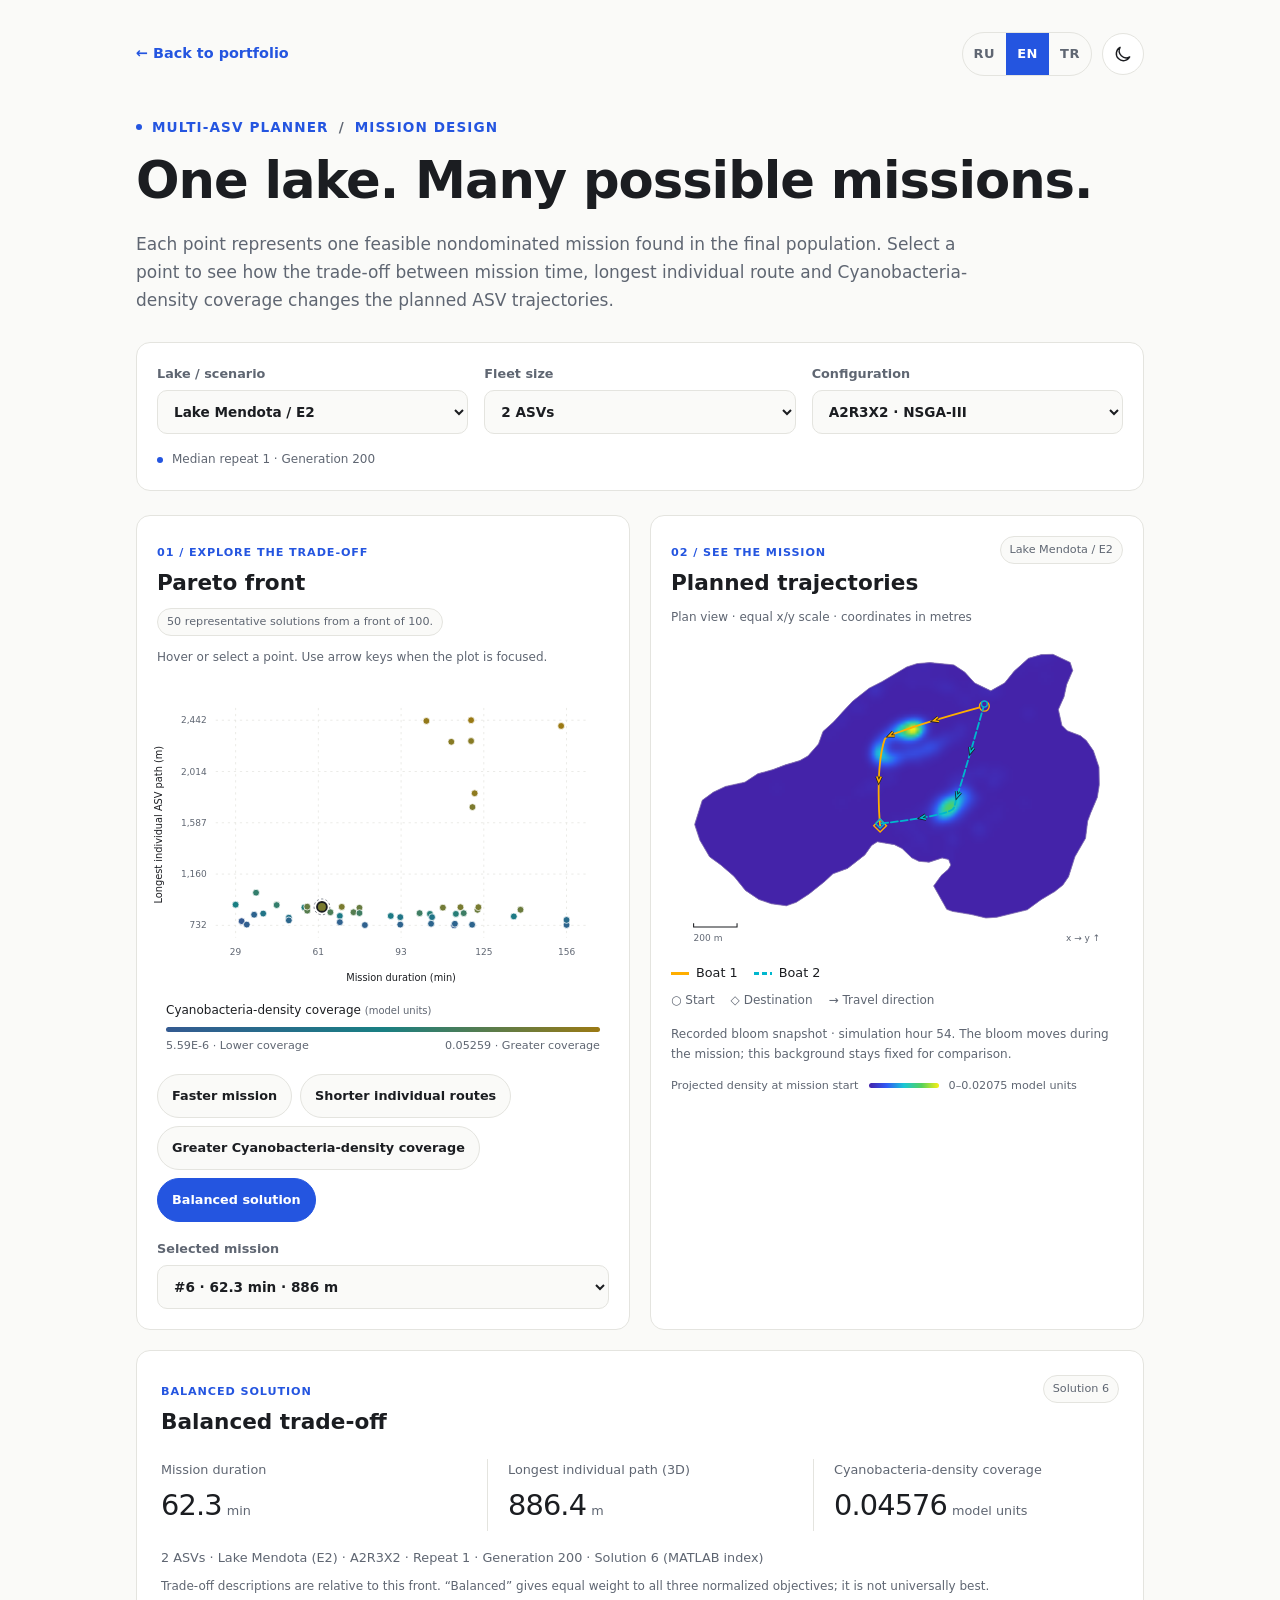
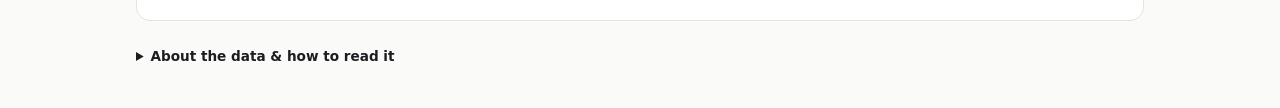
<file: pareto-explorer/index.html>
<!doctype html>
<html lang="en">
<head>
  <meta charset="utf-8">
  <meta name="viewport" content="width=device-width, initial-scale=1">
  <meta name="color-scheme" content="light dark">
  <title>Multi-ASV · Pareto Solution Explorer</title>
  <script>
    try {
      var savedTheme = localStorage.getItem('theme');
      document.documentElement.dataset.theme = savedTheme === 'light' || savedTheme === 'dark'
        ? savedTheme : (matchMedia('(prefers-color-scheme: dark)').matches ? 'dark' : 'light');
    } catch (_) { document.documentElement.dataset.theme = matchMedia('(prefers-color-scheme: dark)').matches ? 'dark' : 'light'; }
  </script>
  <link rel="icon" href="../assets/favicon.svg" type="image/svg+xml">
  <link rel="stylesheet" href="../style.css">
  <link rel="stylesheet" href="styles.css">
  <script src="lang.js" defer></script>
  <script src="theme.js" defer></script>
  <script src="app.js" defer></script>
</head>
<body>
<main>
  <nav class="page-navigation" aria-label="Language">
    <a id="portfolio-link" href="../index.html#projects">← <span>Back to portfolio</span></a>
    <div class="nav-actions">
    <div class="lang" role="group" aria-label="Language">
      <button type="button" data-lang="ru" lang="ru" aria-pressed="false">RU</button>
      <button type="button" data-lang="en" lang="en" aria-pressed="true">EN</button>
      <button type="button" data-lang="tr" lang="tr" aria-pressed="false">TR</button>
    </div>
    <button type="button" class="icon-button" id="theme-toggle" aria-pressed="false" aria-labelledby="theme-label">
      <svg class="theme-sun" viewBox="0 0 24 24" aria-hidden="true"><circle cx="12" cy="12" r="4"/><path d="M12 2v2m0 16v2M2 12h2m16 0h2M5 5l1.5 1.5m11 11L19 19M5 19l1.5-1.5m11-11L19 5"/></svg>
      <svg class="theme-moon" viewBox="0 0 24 24" aria-hidden="true"><path d="M20 15.5A8.5 8.5 0 0 1 8.5 4 8.5 8.5 0 1 0 20 15.5Z"/></svg>
      <span class="sr-only" id="theme-label">Dark theme</span>
    </button>
    </div>
  </nav>
  <header class="intro">
    <div class="eyebrow"><span class="status-dot" aria-hidden="true"></span> MULTI-ASV PLANNER <span class="divider">/</span> MISSION DESIGN</div>
    <h1>One lake. Many possible missions.</h1>
    <p>Each point represents one feasible nondominated mission found in the final population. Select a point to see how the trade-off between mission time, longest individual route and Cyanobacteria-density coverage changes the planned ASV trajectories.</p>
    <a id="full-page-link" class="full-page-link" href="./index.html" target="_blank" rel="noopener" hidden>Open full-page explorer ↗</a>
  </header>
  <p id="load-status" role="status">Loading recorded missions…</p>
  <section id="explorer" aria-label="Pareto solution explorer" hidden>
    <div class="controls">
      <label>Lake / scenario<select id="lake"></select></label>
      <label>Fleet size<select id="fleet"><option value="2">2 ASVs</option><option value="3">3 ASVs</option></select></label>
      <label>Configuration<select id="configuration"></select></label>
      <div class="dataset-note"><span class="status-dot" aria-hidden="true"></span><span id="dataset-note"></span></div>
    </div>
    <div class="panels">
      <section class="card front-card" aria-labelledby="front-title">
        <div class="card-heading"><div><span class="eyebrow">01 / EXPLORE THE TRADE-OFF</span><h2 id="front-title">Pareto front</h2></div><span class="pill" id="point-count"></span></div>
        <p class="panel-help">Hover or select a point. Use arrow keys when the plot is focused.</p>
        <div class="chart-wrap"><svg id="front" viewBox="0 0 600 420" role="group" aria-label="Pareto front: mission duration versus longest individual path"></svg><div id="tooltip" role="status" hidden></div></div>
        <div class="density-legend"><span>Cyanobacteria-density coverage <small>(model units)</small></span><div class="colour-bar" aria-hidden="true"></div><div class="legend-range"><span id="density-min"></span><span id="density-max"></span></div></div>
        <div class="presets" aria-label="Explore mission trade-offs"><button type="button" data-preset="time">Faster mission</button><button type="button" data-preset="length">Shorter individual routes</button><button type="button" data-preset="density">Greater Cyanobacteria-density coverage</button><button type="button" data-preset="balanced" class="balanced">Balanced solution</button></div>
        <label class="mission-picker">Selected mission<select id="mission"></select></label>
      </section>
      <section class="card map-card" aria-labelledby="map-title">
        <div class="card-heading"><div><span class="eyebrow">02 / SEE THE MISSION</span><h2 id="map-title">Planned trajectories</h2></div><span id="scenario-tag" class="pill"></span></div>
        <p class="panel-help">Plan view · equal x/y scale · coordinates in metres</p>
        <svg id="map" viewBox="0 0 600 420" role="img" aria-label="Complete lake boundary and selected ASV routes"></svg>
        <div class="map-legend" id="boat-legend"></div>
        <div class="map-key"><span>○ Start</span><span>◇ Destination</span><span>→ Travel direction</span></div>
        <p class="snapshot-note" id="snapshot-note"></p>
        <div class="map-density-key"><span>Projected density at mission start</span><span class="colour-bar" aria-hidden="true"></span><span id="map-density-range"></span></div>
      </section>
    </div>
    <section class="selection-card" aria-label="Selected mission summary">
      <div class="selection-heading"><div><span class="eyebrow" id="selection-label"></span><h2 id="interpretation"></h2></div><span class="pill" id="solution-tag"></span></div>
      <dl class="metrics"><div><dt>Mission duration</dt><dd id="metric-time"></dd></div><div><dt>Longest individual path <span>(3D)</span></dt><dd id="metric-length"></dd></div><div><dt>Cyanobacteria-density coverage</dt><dd id="metric-density"></dd></div></dl>
      <p id="selection-context" class="selection-context"></p>
      <p class="interpretation-note">Trade-off descriptions are relative to this front. “Balanced” gives equal weight to all three normalized objectives; it is not universally best.</p>
    </section>
    <details class="method-notes"><summary>About the data &amp; how to read it</summary><p>Only feasible, nondominated final solutions are shown, sampled from the median final-hypervolume repeat of each experiment. Hypervolume describes an entire front, never an individual mission. Two-ASV runs finish at generation 200; three-ASV runs at 500. These are different optimisation budgets, so this view is not a controlled fleet-performance comparison.</p><p>Mission duration is the last boat’s arrival. Longest path is the greatest individual 3D spline arc length, while the map shows horizontal projections. Displayed Cyanobacteria-density coverage is exactly the negative of the saved third minimization objective: <code>coverage = −objs(3)</code>. It sums each particle’s greatest Gaussian contribution across all boat paths, avoiding double-counting overlaps. It is a model score, not measured concentration.</p><p>The background is a horizontal Gaussian projection of recorded particles at mission start, not cumulative Cyanobacteria-density coverage or an animated bloom. The STL outlines are the complete saved simulation geometries, including shoreline holes; no geographic imagery is added. Different groups are displayed separately, with axes rescaled to each front.</p><p id="provenance"></p></details>
  </section>
</main>
</body>
</html>
</file>
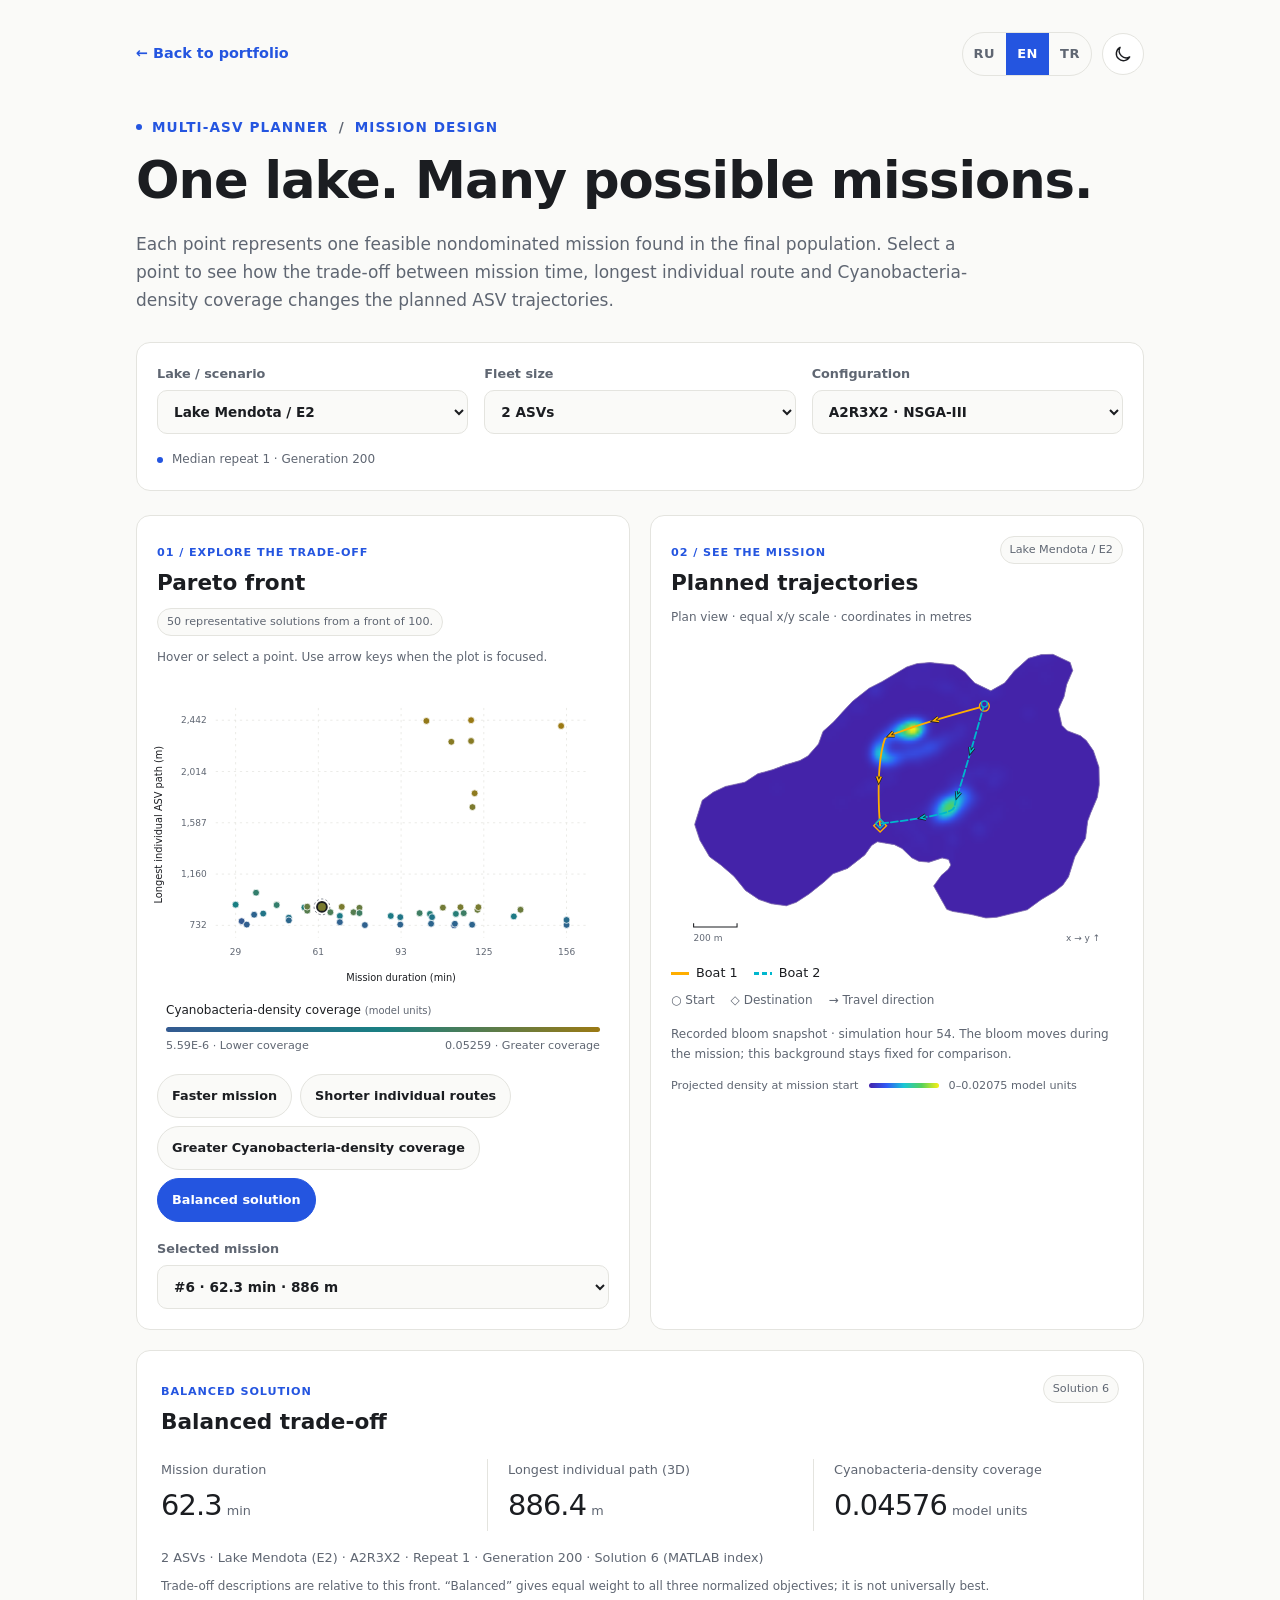
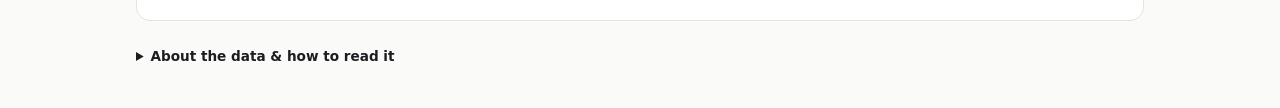
<file: website_visualization/pareto_explorer/index.html>
<!doctype html>
<html lang="en">
<head>
  <meta charset="utf-8">
  <meta name="viewport" content="width=device-width, initial-scale=1">
  <meta name="color-scheme" content="light dark">
  <title>Multi-ASV · Pareto Solution Explorer</title>
  <script>
    try {
      var savedTheme = localStorage.getItem('theme');
      document.documentElement.dataset.theme = savedTheme === 'light' || savedTheme === 'dark'
        ? savedTheme : (matchMedia('(prefers-color-scheme: dark)').matches ? 'dark' : 'light');
    } catch (_) { document.documentElement.dataset.theme = matchMedia('(prefers-color-scheme: dark)').matches ? 'dark' : 'light'; }
  </script>
  <link rel="icon" href="../../assets/favicon.svg" type="image/svg+xml">
  <link rel="stylesheet" href="../../style.css">
  <link rel="stylesheet" href="styles.css">
  <script src="lang.js" defer></script>
  <script src="theme.js" defer></script>
  <script src="app.js" defer></script>
</head>
<body>
<main>
  <nav class="page-navigation" aria-label="Language">
    <a id="portfolio-link" href="../../index.html#projects">← <span>Back to portfolio</span></a>
    <div class="nav-actions">
    <div class="lang" role="group" aria-label="Language">
      <button type="button" data-lang="ru" lang="ru" aria-pressed="false">RU</button>
      <button type="button" data-lang="en" lang="en" aria-pressed="true">EN</button>
      <button type="button" data-lang="tr" lang="tr" aria-pressed="false">TR</button>
    </div>
    <button type="button" class="icon-button" id="theme-toggle" aria-pressed="false" aria-labelledby="theme-label">
      <svg class="theme-sun" viewBox="0 0 24 24" aria-hidden="true"><circle cx="12" cy="12" r="4"/><path d="M12 2v2m0 16v2M2 12h2m16 0h2M5 5l1.5 1.5m11 11L19 19M5 19l1.5-1.5m11-11L19 5"/></svg>
      <svg class="theme-moon" viewBox="0 0 24 24" aria-hidden="true"><path d="M20 15.5A8.5 8.5 0 0 1 8.5 4 8.5 8.5 0 1 0 20 15.5Z"/></svg>
      <span class="sr-only" id="theme-label">Dark theme</span>
    </button>
    </div>
  </nav>
  <header class="intro">
    <div class="eyebrow"><span class="status-dot" aria-hidden="true"></span> MULTI-ASV PLANNER <span class="divider">/</span> MISSION DESIGN</div>
    <h1>One lake. Many possible missions.</h1>
    <p>Each point represents one feasible nondominated mission found in the final population. Select a point to see how the trade-off between mission time, longest individual route and Cyanobacteria-density coverage changes the planned ASV trajectories.</p>
    <a id="full-page-link" class="full-page-link" href="./index.html" target="_blank" rel="noopener" hidden>Open full-page explorer ↗</a>
  </header>
  <p id="load-status" role="status">Loading recorded missions…</p>
  <section id="explorer" aria-label="Pareto solution explorer" hidden>
    <div class="controls">
      <label>Lake / scenario<select id="lake"></select></label>
      <label>Fleet size<select id="fleet"><option value="2">2 ASVs</option><option value="3">3 ASVs</option></select></label>
      <label>Configuration<select id="configuration"></select></label>
      <div class="dataset-note"><span class="status-dot" aria-hidden="true"></span><span id="dataset-note"></span></div>
    </div>
    <div class="panels">
      <section class="card front-card" aria-labelledby="front-title">
        <div class="card-heading"><div><span class="eyebrow">01 / EXPLORE THE TRADE-OFF</span><h2 id="front-title">Pareto front</h2></div><span class="pill" id="point-count"></span></div>
        <p class="panel-help">Hover or select a point. Use arrow keys when the plot is focused.</p>
        <div class="chart-wrap"><svg id="front" viewBox="0 0 600 420" role="group" aria-label="Pareto front: mission duration versus longest individual path"></svg><div id="tooltip" role="status" hidden></div></div>
        <div class="density-legend"><span>Cyanobacteria-density coverage <small>(model units)</small></span><div class="colour-bar" aria-hidden="true"></div><div class="legend-range"><span id="density-min"></span><span id="density-max"></span></div></div>
        <div class="presets" aria-label="Explore mission trade-offs"><button type="button" data-preset="time">Faster mission</button><button type="button" data-preset="length">Shorter individual routes</button><button type="button" data-preset="density">Greater Cyanobacteria-density coverage</button><button type="button" data-preset="balanced" class="balanced">Balanced solution</button></div>
        <label class="mission-picker">Selected mission<select id="mission"></select></label>
      </section>
      <section class="card map-card" aria-labelledby="map-title">
        <div class="card-heading"><div><span class="eyebrow">02 / SEE THE MISSION</span><h2 id="map-title">Planned trajectories</h2></div><span id="scenario-tag" class="pill"></span></div>
        <p class="panel-help">Plan view · equal x/y scale · coordinates in metres</p>
        <svg id="map" viewBox="0 0 600 420" role="img" aria-label="Complete lake boundary and selected ASV routes"></svg>
        <div class="map-legend" id="boat-legend"></div>
        <div class="map-key"><span>○ Start</span><span>◇ Destination</span><span>→ Travel direction</span></div>
        <p class="snapshot-note" id="snapshot-note"></p>
        <div class="map-density-key"><span>Projected density at mission start</span><span class="colour-bar" aria-hidden="true"></span><span id="map-density-range"></span></div>
      </section>
    </div>
    <section class="selection-card" aria-label="Selected mission summary">
      <div class="selection-heading"><div><span class="eyebrow" id="selection-label"></span><h2 id="interpretation"></h2></div><span class="pill" id="solution-tag"></span></div>
      <dl class="metrics"><div><dt>Mission duration</dt><dd id="metric-time"></dd></div><div><dt>Longest individual path <span>(3D)</span></dt><dd id="metric-length"></dd></div><div><dt>Cyanobacteria-density coverage</dt><dd id="metric-density"></dd></div></dl>
      <p id="selection-context" class="selection-context"></p>
      <p class="interpretation-note">Trade-off descriptions are relative to this front. “Balanced” gives equal weight to all three normalized objectives; it is not universally best.</p>
    </section>
    <details class="method-notes"><summary>About the data &amp; how to read it</summary><p>Only feasible, nondominated final solutions are shown, sampled from the median final-hypervolume repeat of each experiment. Hypervolume describes an entire front, never an individual mission. Two-ASV runs finish at generation 200; three-ASV runs at 500. These are different optimisation budgets, so this view is not a controlled fleet-performance comparison.</p><p>Mission duration is the last boat’s arrival. Longest path is the greatest individual 3D spline arc length, while the map shows horizontal projections. Displayed Cyanobacteria-density coverage is exactly the negative of the saved third minimization objective: <code>coverage = −objs(3)</code>. It sums each particle’s greatest Gaussian contribution across all boat paths, avoiding double-counting overlaps. It is a model score, not measured concentration.</p><p>The background is a horizontal Gaussian projection of recorded particles at mission start, not cumulative Cyanobacteria-density coverage or an animated bloom. The STL outlines are the complete saved simulation geometries, including shoreline holes; no geographic imagery is added. Different groups are displayed separately, with axes rescaled to each front.</p><p id="provenance"></p></details>
  </section>
</main>
</body>
</html>
</file>
<file: style.css>
@font-face {
  font-family: "Onest";
  src: url("assets/fonts/Onest-variable.ttf") format("truetype");
  font-style: normal;
  font-weight: 100 900;
  font-display: swap;
}

:root {
  --bg: #fafaf8;
  --surface: #ffffff;
  --text: #1b1d21;
  --muted: #5f6672;
  --accent: #2455e0;
  --border: #e4e4df;
  --radius: 14px;
  --max: 1040px;
}

@media (prefers-color-scheme: dark) {
  :root:not([data-theme="light"]) {
    --bg: #101214;
    --surface: #181b1f;
    --text: #eceef1;
    --muted: #9aa1ad;
    --accent: #7ea1ff;
    --border: #2a2e34;
  }
}

* { box-sizing: border-box; }

html { scroll-behavior: smooth; }

body {
  margin: 0;
  background: var(--bg);
  color: var(--text);
  font: 17px/1.65 system-ui, -apple-system, "Segoe UI", Roboto, sans-serif;
}

a { color: var(--accent); text-decoration: none; }
html[lang="ru"] body,
html[lang="ru"] .pixel-bubble {
  font-family: "Onest", system-ui, -apple-system, "Segoe UI", Roboto, sans-serif;
}
a:hover { text-decoration: underline; }

code {
  background: var(--border);
  padding: 1px 6px;
  border-radius: 6px;
  font-size: 0.9em;
}

/* ---------- Nav ---------- */
.nav {
  position: sticky;
  top: 0;
  z-index: 10;
  display: flex;
  justify-content: space-between;
  align-items: center;
  gap: 16px;
  padding: 14px max(16px, calc((100vw - var(--max)) / 2));
  background: color-mix(in srgb, var(--bg) 88%, transparent);
  backdrop-filter: blur(10px);
  border-bottom: 1px solid var(--border);
}
.brand { font-family: "Onest", system-ui, sans-serif; font-weight: 700; color: var(--text); white-space: nowrap; }
.nav nav { display: flex; flex-wrap: wrap; gap: 4px 18px; font-size: 15px; }
.nav nav a { color: var(--muted); }
.nav nav a:hover { color: var(--text); text-decoration: none; }

/* ---------- Layout ---------- */
main, footer {
  max-width: var(--max);
  margin: 0 auto;
  padding: 0 16px;
}
section { padding: 56px 0 8px; scroll-margin-top: 60px; }
h1, h2, h3 { line-height: 1.2; margin: 0 0 12px; }
h2 { font-size: 1.7rem; margin-bottom: 20px; }
h3 { font-size: 1.1rem; }
.muted { color: var(--muted); font-size: 0.92rem; }

/* ---------- Hero ---------- */
.hero { padding: 88px 0 40px; }
.eyebrow {
  color: var(--accent);
  font-weight: 600;
  font-size: 0.85rem;
  letter-spacing: 0.08em;
  text-transform: uppercase;
  margin: 0 0 12px;
}
.hero h1 { font-size: clamp(2.4rem, 7vw, 4rem); letter-spacing: -0.02em; }
.lead { font-size: 1.2rem; color: var(--muted); max-width: 640px; }
.cta { display: flex; flex-wrap: wrap; gap: 12px; margin-top: 28px; }
.btn {
  display: inline-block;
  padding: 10px 20px;
  border-radius: 999px;
  background: var(--accent);
  color: #fff;
  font-weight: 600;
  font-size: 15px;
}
.btn:hover { text-decoration: none; opacity: 0.9; }
.btn.ghost {
  background: transparent;
  color: var(--text);
  border: 1px solid var(--border);
}

/* Hero: text on the left, portrait on the right */
.hero {
  display: grid;
  grid-template-columns: 1fr auto;
  gap: 56px;
  align-items: center;
}
.portrait {
  width: 280px;
  height: 280px;
  object-fit: cover;
  object-position: center 20%;
  border-radius: 50%;
  border: 1px solid var(--border);
  box-shadow: 0 0 0 8px color-mix(in srgb, var(--accent) 14%, transparent);
}

@media (max-width: 820px) {
  .hero { grid-template-columns: 1fr; gap: 32px; }
  .portrait { order: -1; width: 180px; height: 180px; }
}

/* ---------- Timeline ---------- */
.timeline { border-left: 2px solid var(--border); padding-left: 24px; }
.timeline article { position: relative; margin-bottom: 28px; }
.timeline article::before {
  content: "";
  position: absolute;
  left: -31px;
  top: 8px;
  width: 12px;
  height: 12px;
  border-radius: 50%;
  background: var(--accent);
}
.date { font-size: 0.85rem; color: var(--muted); }
.meta { margin: 0 0 6px; color: var(--muted); }
.timeline ul { margin: 8px 0 0; padding-left: 20px; }

/* ---------- Project cards ---------- */
.grid {
  display: grid;
  grid-template-columns: repeat(auto-fill, minmax(300px, 1fr));
  gap: 24px;
  margin-top: 20px;
}
.card {
  background: var(--surface);
  border: 1px solid var(--border);
  border-radius: var(--radius);
  overflow: hidden;
  display: flex;
  flex-direction: column;
}
.gallery img {
  display: block;
  width: 100%;
  aspect-ratio: 16 / 9;
  object-fit: cover;
  background: var(--border);
}
.gallery { display: grid; grid-auto-flow: column; grid-auto-columns: 100%; overflow-x: auto; scroll-snap-type: x mandatory; }
.gallery img { scroll-snap-align: start; }
.card-body { padding: 18px 20px 20px; }
.card-body p { margin: 0 0 12px; font-size: 0.97rem; }
.tags { list-style: none; display: flex; flex-wrap: wrap; gap: 6px; padding: 0; margin: 0 0 12px; }
.tags li {
  font-size: 0.78rem;
  padding: 2px 10px;
  border-radius: 999px;
  border: 1px solid var(--border);
  color: var(--muted);
}
.links { margin: 0; font-weight: 600; font-size: 0.95rem; }

/* ---------- Skills ---------- */
.skills { display: grid; grid-template-columns: repeat(3, minmax(0, 1fr)); gap: 18px 24px; }
.skill-category { min-width: 0; }
.skill-category h3 { display: flex; align-items: center; gap: 9px; margin: 0 0 12px; font-size: 1rem; }
.skill-icon { flex: 0 0 32px; width: 32px; height: 32px; padding: 6px; border-radius: 8px; background: color-mix(in srgb, var(--accent) 8%, var(--surface)); color: var(--accent); }
.skill-chips { display: flex; flex-wrap: wrap; gap: 7px; list-style: none; padding: 0; margin: 0; }
.skill-chips li { max-width: 100%; padding: 5px 10px; border: 1px solid var(--border); border-radius: 999px; background: var(--surface); color: var(--text); font-size: .88rem; line-height: 1.5; overflow-wrap: anywhere; }
@media (max-width: 900px) { .skills { grid-template-columns: repeat(2, minmax(0, 1fr)); } }
@media (max-width: 560px) { .skills { grid-template-columns: 1fr; } }

/* ---------- Footer ---------- */
footer { padding: 48px 16px; color: var(--muted); font-size: 0.9rem; }

@media (max-width: 560px) {
  body { font-size: 16px; }
  .hero { padding-top: 56px; }
}

/* ---------- Achievements ---------- */
.achievements { list-style: none; padding: 0; margin: 0; display: grid; gap: 10px; }
.achievements li {
  background: var(--surface);
  border: 1px solid var(--border);
  border-radius: var(--radius);
  padding: 12px 18px;
  font-size: 0.97rem;
}
.card-body .date { margin: 0 0 8px; }

/* ---------- Language switcher ---------- */
.nav nav { margin-left: auto; }
.lang {
  display: flex;
  border: 1px solid var(--border);
  border-radius: 999px;
  overflow: hidden;
  flex-shrink: 0;
}
.lang button {
  font: inherit;
  font-size: 13px;
  font-weight: 600;
  letter-spacing: 0.04em;
  padding: 4px 11px;
  background: transparent;
  color: var(--muted);
  border: 0;
  cursor: pointer;
}
.lang button:hover { color: var(--text); }
.lang button[aria-pressed="true"] { background: var(--accent); color: var(--bg); }
.lang button:focus-visible { outline: 2px solid var(--accent); outline-offset: -2px; }


/* ---------- Theme and compact navigation ---------- */
:root { color-scheme: light; --on-accent: #fff; }
:root[data-theme="dark"] {
  color-scheme: dark;
  --bg: #101214; --surface: #181b1f; --text: #eceef1;
  --muted: #a8afba; --accent: #8aabff; --border: #2a2e34; --on-accent: #101214;
}
@media (prefers-color-scheme: dark) {
  :root:not([data-theme="light"]) { color-scheme: dark; --on-accent: #101214; }
}
.btn, .lang button[aria-pressed="true"] { color: var(--on-accent); }
.btn.ghost { color: var(--text); }
[hidden] { display: none !important; }
.sr-only { position: absolute; width: 1px; height: 1px; padding: 0; margin: -1px; overflow: hidden; clip-path: inset(50%); white-space: nowrap; border: 0; }
button { font: inherit; }
a:focus-visible, button:focus-visible { outline: 2px solid var(--accent); outline-offset: 4px; }
.nav { gap: 12px; }
.nav-actions { display: flex; align-items: center; gap: 10px; margin-left: auto; }
.icon-button { display: inline-flex; align-items: center; justify-content: center; width: 42px; height: 42px; flex-shrink: 0; padding: 10px; color: var(--text); background: var(--surface); border: 1px solid var(--border); border-radius: 50%; cursor: pointer; }
.icon-button:hover { border-color: var(--accent); }
.icon-button svg { width: 20px; height: 20px; fill: none; stroke: currentColor; stroke-width: 1.7; stroke-linecap: round; stroke-linejoin: round; }
.theme-sun, :root[data-theme="dark"] .theme-moon { display: none; }
:root[data-theme="dark"] .theme-sun { display: block; }
.menu-wrap { position: relative; }
.hamburger { display: grid; gap: 4px; width: 18px; }
.hamburger span { height: 2px; border-radius: 2px; background: currentColor; transition: transform 160ms, opacity 160ms; }
[aria-expanded="true"] .hamburger span:first-child { transform: translateY(6px) rotate(45deg); }
[aria-expanded="true"] .hamburger span:nth-child(2) { opacity: 0; }
[aria-expanded="true"] .hamburger span:last-child { transform: translateY(-6px) rotate(-45deg); }
.nav #section-menu { position: absolute; right: 0; top: calc(100% + 14px); margin: 0; display: grid; gap: 2px; width: min(290px, calc(100vw - 32px)); padding: 10px; background: var(--surface); border: 1px solid var(--border); border-radius: var(--radius); box-shadow: 0 14px 40px #0002; max-height: calc(100dvh - 100px); overflow-y: auto; }
.nav #section-menu a { padding: 10px 14px; border-radius: 8px; }
.nav #section-menu a:hover, .nav #section-menu a:focus-visible { background: var(--bg); color: var(--accent); }
section { scroll-margin-top: 86px; }
.grid { grid-template-columns: repeat(auto-fit, minmax(min(100%, 300px), 1fr)); }
@media (min-width: 821px) {
  #projects > .grid { grid-template-columns: repeat(2, minmax(0, 1fr)); }
}
.card-body { display: flex; flex-direction: column; flex: 1; }
.card-body .links { display: flex; align-items: center; flex-wrap: wrap; gap: 12px 16px; margin-top: auto; padding-top: 4px; }
.details-button { border: 1px solid var(--border); background: var(--bg); color: var(--text); padding: 8px 14px; border-radius: 999px; font-size: .9rem; font-weight: 600; cursor: pointer; }
.details-button:hover { color: var(--accent); border-color: var(--accent); }
.empty-state { padding: 24px; color: var(--muted); border: 1px dashed var(--border); border-radius: var(--radius); }
.credential-card { padding: 24px; }
.credential-card h3 { margin-top: 12px; }
.credential-card .links { margin-top: auto; }
/* ---------- Project windows ---------- */
.project-dialog { width: min(760px, calc(100% - 32px)); max-height: calc(100dvh - 40px); padding: 28px; background: var(--surface); color: var(--text); border: 1px solid var(--border); border-radius: 20px; overflow-y: auto; overscroll-behavior: contain; box-shadow: 0 24px 100px #0004; }
.project-dialog::backdrop { background: #080d18aa; backdrop-filter: blur(5px); }
.dialog-header { display: flex; align-items: center; justify-content: space-between; gap: 12px; margin-bottom: 18px; }
.dialog-header .eyebrow { margin: 0; }
.dialog-close { font-size: 26px; }
.detail-facts { display: grid; grid-template-columns: 1fr 1fr; gap: 20px; padding: 20px; margin: 24px 0; background: var(--bg); border-radius: var(--radius); }
.detail-facts h3 { font-size: .9rem; }
.detail-facts p { color: var(--muted); font-size: .95rem; margin: 0; }
.detail-gallery { display: grid; gap: 16px; }
.project-dialog > .links { display: flex; align-items: center; flex-wrap: wrap; gap: 12px 16px; margin-top: 16px; }
.detail-gallery img { display: block; width: 100%; height: auto; border: 1px solid var(--border); border-radius: 10px; }
body.dialog-open { overflow: hidden; }
.image-zoom-trigger { display: block; width: 100%; padding: 0; border: 0; border-radius: 10px; background: transparent; cursor: zoom-in; }
.image-zoom-trigger:focus-visible { outline: 3px solid var(--accent); outline-offset: 4px; }
.image-viewer { position: fixed; inset: 0; box-sizing: border-box; width: 100%; height: 100dvh; max-width: none; max-height: none; margin: 0; padding: 64px 16px 16px; border: 0; background: #080d18f2; overflow: hidden; }
.image-viewer[open] { display: flex; align-items: center; justify-content: center; }
.image-viewer::backdrop { background: #080d18; }
.image-viewer > img { display: block; max-width: 100%; max-height: 100%; width: auto; height: auto; object-fit: contain; }
.image-viewer-close { position: absolute; top: 16px; right: 16px; color: #fff; background: #ffffff1a; border-color: #ffffff55; font-size: 26px; }
@media (max-width: 560px) {
  .nav { padding: 10px 16px; }
  .nav-actions { gap: 8px; }
  .lang button { padding: 6px 9px; }
  .project-dialog { padding: 20px; }
  .detail-facts { grid-template-columns: 1fr; }
}
@media (prefers-reduced-motion: reduce) {
  html { scroll-behavior: auto; }
  *, *::before, *::after { transition: none !important; }
}

#credentials-list {
  display: grid;
  grid-template-columns: 1fr;
  gap: 0;
  border-top: 1px solid var(--border);
}

#credentials-list .credential-card {
  display: grid;
  grid-template-columns: minmax(0, 1fr) auto;
  gap: 4px 24px;
  padding: 16px 0;
  background: transparent;
  border: 0;
  border-bottom: 1px solid var(--border);
  border-radius: 0;
}


#credentials-list .eyebrow {
  display: none;
}

#credentials-list h3 {
  grid-column: 1;
  grid-row: 1;
  margin: 0;
  font-size: 1rem;
  line-height: 1.4;
}

#credentials-list p {
  margin: 0;
  font-size: 0.85rem;
  line-height: 1.5;
  color: var(--muted);
}

#credentials-list .meta {
  grid-column: 1;
  grid-row: 2;
}

#credentials-list .date {
  grid-column: 2;
  grid-row: 1 / span 2;
  align-self: start;
  white-space: nowrap;
}

#credentials-list p:not(.eyebrow):not(.meta):not(.date):not(.links) {
  grid-column: 1;
  font-size: 0.8rem;
}

#credentials-list .links {
  grid-column: 1 / -1;
  margin-top: 4px;
}

@media (max-width: 560px) {
  #credentials-list .credential-card {
    grid-template-columns: 1fr;
    gap: 4px;
  }

  #credentials-list .date {
    grid-column: 1;
    grid-row: 3;
  }
}

.certificate-dialog {
  width: min(960px, calc(100% - 32px));
}

.certificate-dialog .dialog-header h2 {
  margin: 0;
  font-size: 1.1rem;
}

.certificate-content img {
  display: block;
  width: 100%;
  max-height: 72dvh;
  object-fit: contain;
}

.certificate-content iframe {
  display: block;
  width: 100%;
  height: 72dvh;
  border: 0;
  background: var(--bg);
}

/* Pixel companion: the overlay leaves links and page content clickable. */
.pixel-game { position: fixed; inset: auto 0 6px; height: 0; z-index: 12; pointer-events: none; }
.pixel-game[hidden], .pixel-controls[hidden] { display: none; }
.pixel-player { position: absolute; bottom: 0; left: 0; width: 56px; height: 96px; padding: 0; border: 0; background: none; cursor: pointer; pointer-events: auto; touch-action: manipulation; user-select: none; -webkit-user-select: none; -webkit-tap-highlight-color: transparent; appearance: none; -webkit-appearance: none; }
.pixel-player canvas { display: block; width: 100%; height: 100%; image-rendering: pixelated; }
.pixel-player:focus-visible { outline: 2px solid var(--accent); outline-offset: 4px; border-radius: 8px; }
.pixel-player:focus:not(:focus-visible) { outline: none; box-shadow: none; }
.pixel-shadow { position: absolute; bottom: -4px; left: -16px; width: 32px; height: 6px; border-radius: 50%; background: var(--text); opacity: .12; }
.pixel-bubble { position: absolute; bottom: calc(100% + 9px); left: 50%; width: max-content; max-width: min(164px, calc(100vw - 24px)); padding: 6px 8px; border: 1px solid var(--border); border-radius: 10px 10px 10px 3px; background: color-mix(in srgb, var(--surface) 96%, var(--accent)); color: var(--text); font: 11px/1.4 system-ui, sans-serif; text-align: center; box-shadow: 0 3px 10px #0001; transform: translateX(calc(-50% + var(--bubble-shift, 0px))); pointer-events: none; }
.pixel-bubble::after { content: ''; position: absolute; bottom: -5px; left: 50%; width: 8px; height: 8px; border-right: 1px solid var(--border); border-bottom: 1px solid var(--border); background: inherit; transform: translateX(calc(-50% - var(--bubble-shift, 0px))) rotate(45deg); }
/* A compact corner control; instructions live in the popover above it. */
.pixel-controls { position: fixed; bottom: calc(10px + env(safe-area-inset-bottom, 0px)); right: 12px; z-index: 11; display: flex; align-items: center; gap: 4px; padding: 4px; border: 1px solid var(--border); border-radius: 999px; background: var(--surface); color: var(--muted); box-shadow: 0 2px 8px #0001; font-size: 11px; }
.pixel-controls button { border: 0; border-radius: 6px; padding: 5px 8px; background: var(--bg); color: var(--text); font: inherit; cursor: pointer; }
.pixel-controls button:hover { color: var(--accent); }
.pixel-controls button:focus-visible { outline: 2px solid var(--accent); outline-offset: 2px; }
#pixel-toggle { min-height: 28px; padding: 6px 12px; border-radius: 999px; line-height: 1.4; font-weight: 500; white-space: nowrap; }
#pixel-help-toggle { width: 28px; height: 28px; padding: 0; border-radius: 50%; color: var(--muted); }
.pixel-help { position: absolute; bottom: calc(100% + 8px); right: 0; width: 260px; max-width: calc(100vw - 24px); display: grid; gap: 6px; padding: 10px 12px; border: 1px solid var(--border); border-radius: 10px; background: var(--surface); color: var(--muted); box-shadow: 0 4px 16px #0001; font-size: 11px; line-height: 1.5; visibility: hidden; opacity: 0; pointer-events: none; transition: opacity .15s ease, visibility .15s ease; }
.pixel-help::after { content: ''; position: absolute; top: 100%; right: 0; left: 0; height: 10px; }
#pixel-key-hint { color: var(--text); }
.pixel-help-open .pixel-help { visibility: visible; opacity: 1; pointer-events: auto; }
.pixel-touch { display: none; gap: 4px; }
.pixel-is-hidden .pixel-help, .pixel-is-hidden .pixel-touch { display: none; }
footer { padding-bottom: 70px; }
@media (hover: none), (max-width: 600px) {
  #pixel-help-toggle, .pixel-help { display: none; }
  .pixel-game { bottom: calc(6px + env(safe-area-inset-bottom, 0px)); }
  .pixel-player { width: 42px; height: 72px; }
  .pixel-touch { display: flex; }
  .pixel-controls button { min-height: 44px; }
  #pixel-help-toggle { width: 44px; height: 44px; }
  .pixel-touch button { min-width: 44px; touch-action: none; user-select: none; }
  footer { padding-bottom: 88px; }
}
@media (prefers-reduced-motion: reduce) {
  .pixel-help { transition: none; }
}


/* Images keep their natural ratio when width/height attributes are present */
img { height: auto; }

/* Availability pill in the hero */
.availability { margin: 20px 0 0; }
.availability a {
  display: inline-flex;
  align-items: center;
  gap: 10px;
  padding: 6px 14px;
  border: 1px solid var(--border);
  border-radius: 999px;
  background: var(--surface);
  color: var(--text);
  font-size: 0.92rem;
  font-weight: 500;
  line-height: 1.35;
}
.availability a:hover { text-decoration: none; border-color: var(--accent); }
.availability .dot {
  flex: none;
  width: 9px;
  height: 9px;
  border-radius: 50%;
  background: #2e9e5b;
  box-shadow: 0 0 0 0 rgba(46, 158, 91, 0.5);
  animation: availability-pulse 2.4s ease-out infinite;
}
@keyframes availability-pulse {
  70% { box-shadow: 0 0 0 8px rgba(46, 158, 91, 0); }
  100% { box-shadow: 0 0 0 0 rgba(46, 158, 91, 0); }
}
.availability + .cta { margin-top: 20px; }

/* Contact buttons */
button.btn { border: 0; font: inherit; font-weight: 600; font-size: 15px; cursor: pointer; }
button.btn.ghost { border: 1px solid var(--border); }
.contact-actions { margin-top: 20px; }
.copy-label[hidden], .copied-label[hidden] { display: none; }
#copy-email { min-width: 150px; }

/* Scroll reveal (only active when JS adds .js-reveal) */
.js-reveal .reveal { opacity: 0; transform: translateY(14px); }
.js-reveal .reveal.is-visible {
  opacity: 1;
  transform: none;
  transition: opacity 0.55s ease, transform 0.55s ease;
}
@media (prefers-reduced-motion: reduce) {
  .availability .dot { animation: none; }
  .js-reveal .reveal { opacity: 1; transform: none; }
}
@media print {
  .js-reveal .reveal { opacity: 1 !important; transform: none !important; }
}

/* Multi-ASV project dialog: internship details */
.asv-facts{display:grid;grid-template-columns:repeat(auto-fit,minmax(200px,1fr));gap:1rem 1.5rem;margin:1.25rem 0 1.75rem}
.asv-facts dt{font-size:.78rem;text-transform:uppercase;letter-spacing:.07em;opacity:.7}
.asv-facts dd{margin:.2rem 0 0;font-weight:600}

.asv-list{margin:.75rem 0 1.5rem;padding-left:1.2rem;display:grid;gap:.4rem}

.asv-bars{margin:1rem 0 1.75rem;padding:1.1rem 1.25rem;border:1px solid var(--border,rgba(128,128,128,.3));border-radius:14px}
.asv-bars-title{font-weight:600;margin:0 0 .9rem}
.asv-bar-group{margin-bottom:1rem}
.asv-bar-group-label{margin:0 0 .35rem;font-size:.85rem;opacity:.75}
.asv-bar-row{display:grid;grid-template-columns:minmax(110px,170px) 1fr 3.2rem;gap:.75rem;align-items:center;margin:.3rem 0}
.asv-bar-track{display:block;height:.9rem;border-radius:999px;background:var(--border,rgba(128,128,128,.2));overflow:hidden}
.asv-bar{display:block;height:100%;border-radius:999px;background:var(--accent,#3b5bdb)}
.asv-bar.is-after{background:#2f9e44}
.asv-bar-row strong{text-align:right;font-variant-numeric:tabular-nums}

.asv-stats{display:grid;grid-template-columns:repeat(auto-fit,minmax(190px,1fr));gap:1rem;margin:1rem 0}
.asv-stat{border:1px solid var(--border,rgba(128,128,128,.3));border-radius:14px;padding:1rem 1.1rem}
.asv-stat strong{display:block;font-size:1.9rem;line-height:1.1;margin-bottom:.35rem;font-variant-numeric:tabular-nums}
.asv-stat > span{font-size:.92rem;opacity:.85}

.asv-note{font-size:.88rem;opacity:.75;margin:.6rem 0 0}
.asv-outcome-title{margin-top:1.5rem}
.asv-funding{margin:1.5rem 0 0}

.asv-gallery-title{margin:1.75rem 0 .75rem}
.detail-gallery figure{margin:0}
.detail-gallery figcaption{font-size:.85rem;opacity:.75;margin-top:.45rem}
.asv-photos{display:grid;grid-template-columns:repeat(auto-fit,minmax(180px,1fr));gap:1rem}

@media (max-width:520px){
  .asv-bar-row{grid-template-columns:1fr 3.2rem;}
  .asv-bar-row > span:first-child{grid-column:1 / -1;font-size:.85rem}
}

/* Red Monopoly project details */
.mono-strategies{display:grid;grid-template-columns:repeat(auto-fit,minmax(180px,1fr));gap:1rem;margin:1rem 0 1.75rem}
.mono-strategies article{border:1px solid var(--border);border-radius:14px;padding:1rem 1.1rem}
.mono-strategies h4{margin:0 0 .5rem;color:var(--accent)}
.mono-strategies p{margin:0;font-size:.92rem}
.mono-flow{display:grid;grid-template-columns:repeat(auto-fit,minmax(180px,1fr));gap:1rem;list-style:none;padding:0;margin:1rem 0 1.75rem}
.mono-flow li{padding:1rem;border-radius:14px;background:var(--bg);border-top:3px solid var(--accent)}
.mono-flow strong,.mono-flow span{display:block}
.mono-flow span{margin-top:.4rem;font-size:.9rem;color:var(--muted)}
.mono-timeline{list-style:none;padding:0 0 0 1.25rem;margin:1rem 0 1.75rem;border-left:2px solid var(--border)}
.mono-timeline li{position:relative;padding:0 0 .75rem .5rem}
.mono-timeline li::before{content:"";position:absolute;left:-1.65rem;top:.4rem;width:.65rem;height:.65rem;border-radius:50%;background:var(--accent)}
.mono-timeline p{margin:.4rem 0 .5rem;font-size:.95rem;color:var(--muted)}

/* Autonomous tram project details */
#project-tram > .asv-stats{margin-bottom:1.75rem}
.tram-controllers{display:grid;grid-template-columns:repeat(auto-fit,minmax(240px,1fr));gap:1rem;margin:1rem 0 1.75rem}
.tram-controllers article{padding:1rem 1.1rem;border:1px solid var(--border);border-radius:14px;background:var(--bg)}
.tram-controllers h4{margin:0 0 .5rem;color:var(--accent)}
.tram-controllers p{margin:0;font-size:.92rem}
#project-tram .detail-gallery img{max-height:620px;object-fit:contain;background:var(--bg)}

/* Digital twin project details */
#project-twin > .asv-stats{margin-bottom:1.75rem}
.twin-topology{margin:1rem 0 1.75rem}
.twin-research-note{margin-bottom:1.5rem}
#project-twin .cta{display:flex;flex-wrap:wrap;gap:12px}

.asv-highlights-note{margin-bottom:1.75rem}

/* AI visualization in the physical tram project dialog. */
.tram-video { margin: 0 0 1.75rem; }
.tram-video video { display: block; width: 100%; height: auto; aspect-ratio: 16 / 9; object-fit: contain; border-radius: var(--radius); background: var(--bg); }
.tram-video-player { position: relative; }
.tram-video-play { position: absolute; left: 12px; bottom: 12px; display: grid; place-items: center; width: 52px; height: 52px; padding: 0; border: 1px solid #ffffff66; border-radius: 50%; background: #101214cc; color: #fff; cursor: pointer; }
.tram-video-play:hover { background: #101214; }
.tram-video-play svg { display: block; }
.tram-video-play:focus-visible { outline: 3px solid var(--accent); outline-offset: 3px; }
.tram-video figcaption { margin-top: .65rem; color: var(--muted); font-size: .875rem; line-height: 1.6; }
.tram-video figcaption a { display: block; margin-top: .25rem; }

.asv-simulations video { display: block; width: 100%; height: auto; aspect-ratio: 16 / 9; border: 1px solid var(--border); border-radius: 10px; background: var(--bg); }
.asv-simulations figcaption p { margin: .35rem 0 0; }

.asv-simulation-details { width: fit-content; max-width: 100%; box-sizing: border-box; margin: .75rem 0 1.5rem; padding: .45rem .7rem; border: 1px solid var(--border); border-radius: 10px; }
.asv-simulation-details[open] { width: 100%; }
.asv-simulation-details summary { cursor: pointer; font-size: .8rem; font-weight: 600; }
.asv-simulation-details summary:focus-visible { outline: 2px solid var(--accent); outline-offset: 4px; }
.asv-simulation-details h4 { margin: 1rem 0 .35rem; }
.asv-simulation-details p { font-size: .875rem; line-height: 1.6; }

/* Recommendations share the portfolio cards and native project dialogs. */
.recommendations-grid { display: grid; grid-template-columns: repeat(2, minmax(0, 1fr)); gap: 24px; margin-top: 20px; }
.recommendation-card { margin: 0; padding: 24px; }
.recommendation-label { margin: 0 0 16px; font-size: .8rem; color: var(--muted); }
.recommendation-card blockquote { margin: 0 0 24px; padding: 0 0 0 18px; border-left: 2px solid var(--border); font-size: 1rem; line-height: 1.65; }
.recommendation-card blockquote p { margin: 0; }
.recommendation-card figcaption { margin-top: auto; }
.recommendation-card h3 { margin: 0 0 4px; font-size: 1.05rem; }
.recommendation-card .meta { font-size: .9rem; }
.recommendation-relationship { margin: 6px 0 0; color: var(--muted); font-size: .85rem; }
.recommendation-card .links { margin: 18px 0 0; }
.recommendation-card .details-button { text-align: left; }
.recommendation-dialog .dialog-header { position: sticky; top: 0; z-index: 1; margin: -28px -28px 24px; padding: 16px 28px; background: var(--surface); border-bottom: 1px solid var(--border); }
.recommendation-dialog h2 { margin-top: 0; }
.recommendation-dialog .date { margin: 12px 0 24px; }
.recommendation-full { max-width: 70ch; margin: 0; font-size: 1rem; line-height: 1.85; }
.recommendation-full p { margin: 0 0 1.25em; }
.recommendation-full p:last-child { margin-bottom: 0; }
@media (max-width: 700px) {
  .recommendations-grid { grid-template-columns: 1fr; }
}
@media (max-width: 560px) {
  .recommendation-card { padding: 20px; }
  .recommendation-dialog .dialog-header { top: 0; margin: -20px -20px 20px; padding: 12px 20px; }
}

#project-recommendation-meherrem .recommendation-full p:not(:last-child) { margin-bottom: 0.6em; }

.recommendation-person { display: flex; align-items: center; gap: 12px; }
.recommendation-person > div { min-width: 0; }
.recommendation-portrait { display: block; width: 48px; height: 48px; flex: 0 0 48px; object-fit: cover; border: 1px solid var(--border); border-radius: 50%; }
.recommendation-person .meta { margin-bottom: 0; }
.recommendation-dialog .recommendation-person h2 { margin-bottom: 4px; }

.recommendation-dialog { padding-top: 0; }
.recommendation-dialog .dialog-header { margin-top: 0; margin-bottom: 20px; }
</file>
<file: pareto-explorer/styles.css>
/* Layout for the explorer; shared portfolio styles supply type, colors and controls. */
:root {
  --boat1: #ffae00;
  --boat2: #00b7ce;
  --boat3: #ff65bd;
  --map-water: #4423a9;
  --map-shore: #8b7bb5;
  --density-gradient: linear-gradient(90deg, #345a91, #197f83, #9b7913);
}
:root[data-theme="dark"] {
  --boat1: #68bcff;
  --boat2: #ff9b7b;
  --boat3: #cfabff;
  --map-water: #152c3c;
  --map-shore: #7d9aac;
  --density-gradient: linear-gradient(90deg, #345a91, #39b8bb, #d8f068);
}
main { padding-top: 32px; padding-bottom: 40px; }
.page-navigation { display: flex; align-items: center; justify-content: space-between; gap: 16px; flex-wrap: wrap; margin-bottom: 40px; }
.page-navigation a { font-size: .9rem; font-weight: 600; }
.page-navigation .nav-actions { margin-left: auto; }
.lang button { min-height: 42px; min-width: 42px; }
.intro { margin-bottom: 28px; }
.intro .eyebrow { display: flex; align-items: center; flex-wrap: wrap; gap: 10px; }
.status-dot { width: 6px; height: 6px; background: var(--accent); border-radius: 50%; flex-shrink: 0; }
.divider { color: var(--muted); }
h1 { font-size: clamp(2rem, 5vw, 3.2rem); letter-spacing: -.02em; }
.intro p { max-width: 850px; color: var(--muted); margin: 18px 0 0; }
.full-page-link { display: inline-block; margin-top: 12px; font-size: .9rem; }
#explorer { padding: 0; }
.controls { display: flex; align-items: end; flex-wrap: wrap; gap: 16px; margin-bottom: 24px; padding: 20px; border: 1px solid var(--border); border-radius: var(--radius); background: var(--surface); }
label { display: grid; gap: 6px; font-size: .8rem; font-weight: 600; color: var(--muted); }
select { font: inherit; font-size: .85rem; color: var(--text); background: var(--bg); border: 1px solid var(--border); border-radius: 10px; padding: 10px 30px 10px 12px; min-height: 44px; cursor: pointer; min-width: 0; width: 100%; }
.controls label { flex: 1 1 180px; min-width: 0; }
.dataset-note { display: flex; align-items: center; gap: 9px; font-size: .75rem; color: var(--muted); flex-basis: 100%; }
.panels { display: grid; grid-template-columns: 1fr 1fr; gap: 20px; }
.card { display: block; min-width: 0; overflow: visible; padding: 20px; }
.card-heading, .selection-heading { display: flex; justify-content: space-between; align-items: start; flex-wrap: wrap; gap: 12px; }
.card-heading .eyebrow, .selection-heading .eyebrow { font-size: .7rem; }
h2 { font-size: 1.35rem; margin: 6px 0 0; }
.pill { font-size: .7rem; color: var(--muted); background: var(--bg); border: 1px solid var(--border); border-radius: 999px; padding: 4px 9px; max-width: 100%; }
.panel-help { font-size: .75rem; color: var(--muted); margin: 12px 0 6px; }
.chart-wrap { position: relative; }
svg { display: block; width: 100%; height: auto; overflow: visible; }
svg text { font-family: inherit; fill: var(--muted); font-size: 12px; }
svg .axis-label { font-size: 13px; fill: var(--text); }
.grid-line { stroke: var(--border); stroke-dasharray: 3 5; }
.point { cursor: pointer; outline: none; }
.point .hit { fill: transparent; pointer-events: all; }
.point .dot { stroke: var(--surface); stroke-width: 1; transition: r .12s; }
.point.selected .dot { stroke: var(--text); stroke-width: 2.5; }
.point:focus-visible .focus-ring { stroke: var(--accent); stroke-width: 2; fill: none; }
.focus-ring { fill: none; stroke: none; }
.selected-halo { fill: none; stroke: var(--muted); stroke-width: 1; stroke-dasharray: 3 3; pointer-events: none; }
#tooltip { position: absolute; z-index: 2; pointer-events: none; background: var(--surface); border: 1px solid var(--border); color: var(--text); border-radius: 10px; padding: 9px 12px; box-shadow: 0 5px 20px #0002; font-size: .75rem; max-width: min(240px, 100%); line-height: 1.7; }
.density-legend { font-size: .75rem; padding: 0 9px; margin: 10px 0 18px; }
.density-legend small, .legend-range { color: var(--muted); }
.colour-bar { display: block; height: 5px; background: var(--density-gradient); border-radius: 4px; margin: 7px 0 5px; }
.legend-range { display: flex; justify-content: space-between; gap: 12px; font-size: .7rem; }
.presets { display: flex; flex-wrap: wrap; gap: 8px; }
.presets button { font: inherit; font-size: .8rem; font-weight: 600; border: 1px solid var(--border); border-radius: 999px; background: var(--bg); color: var(--text); padding: 8px 14px; min-height: 44px; cursor: pointer; white-space: normal; }
.presets button:hover { border-color: var(--accent); color: var(--accent); }
.presets button[aria-pressed="true"] { background: var(--accent); color: var(--on-accent); border-color: var(--accent); }
:focus-visible { outline: 2px solid var(--accent); outline-offset: 4px; }
.mission-picker { margin-top: 16px; }
.map-legend { display: flex; gap: 16px; flex-wrap: wrap; font-size: .8rem; margin: 12px 0 8px; }
.boat-swatch { width: 18px; height: 3px; display: inline-block; margin-right: 7px; vertical-align: middle; }
.map-key { display: flex; gap: 16px; font-size: .75rem; color: var(--muted); flex-wrap: wrap; }
.snapshot-note { color: var(--muted); font-size: .75rem; margin-top: 14px; }
.map-density-key { font-size: .7rem; color: var(--muted); display: flex; flex-wrap: wrap; align-items: center; gap: 10px; }
.map-density-key .colour-bar { margin: 0; width: 70px; background: var(--map-density-gradient); }
.selection-card { border: 1px solid var(--border); border-radius: var(--radius); background: var(--surface); margin-top: 20px; padding: 24px; }
.metrics { display: grid; grid-template-columns: repeat(3, minmax(0, 1fr)); gap: 20px; margin: 24px 0 16px; }
.metrics > div + div { border-left: 1px solid var(--border); padding-left: 20px; }
dt { font-size: .8rem; color: var(--muted); }
dd { font-size: 1.8rem; letter-spacing: -.03em; font-variant-numeric: tabular-nums; margin: 2px 0; overflow-wrap: anywhere; }
dd small { display: inline-block; font-size: .8rem; letter-spacing: 0; color: var(--muted); margin-left: 5px; }
.selection-context { font-size: .8rem; color: var(--muted); margin-bottom: 8px; }
.interpretation-note { font-size: .75rem; color: var(--muted); margin: 0; }
.method-notes { margin-top: 24px; color: var(--muted); font-size: .85rem; }
.method-notes summary { cursor: pointer; color: var(--text); font-weight: 600; width: fit-content; }
.method-notes p { margin: 12px 0; }
#provenance { overflow-wrap: anywhere; }
#load-status { border: 1px solid var(--border); border-radius: var(--radius); padding: 24px; }
@media (max-width: 820px) {
  .panels { grid-template-columns: 1fr; }
  .card { padding: 20px; }
}
@media (max-width: 560px) {
  main { padding-top: 20px; }
  .page-navigation { gap: 12px; margin-bottom: 28px; }
  .page-navigation .nav-actions { gap: 8px; }
  .controls { gap: 12px; padding: 16px; }
  .controls label { flex-basis: 100%; }
  .card, .selection-card { padding: 16px; }
  .metrics { grid-template-columns: 1fr; gap: 12px; margin-top: 18px; }
  .metrics > div { display: flex; justify-content: space-between; align-items: center; gap: 12px; }
  .metrics > div + div { border-left: 0; border-top: 1px solid var(--border); padding: 12px 0 0; }
  dt { max-width: 55%; }
  dd { font-size: 1.5rem; text-align: right; }
  svg text { font-size: 18px; }
  svg .axis-label { font-size: 19px; }
}
@media (prefers-reduced-motion: reduce) {
  *, *::before, *::after { transition: none !important; animation: none !important; scroll-behavior: auto !important; }
}
</file>
<file: website_visualization/pareto_explorer/styles.css>
/* Layout for the explorer; shared portfolio styles supply type, colors and controls. */
:root {
  --boat1: #ffae00;
  --boat2: #00b7ce;
  --boat3: #ff65bd;
  --map-water: #4423a9;
  --map-shore: #8b7bb5;
  --density-gradient: linear-gradient(90deg, #345a91, #197f83, #9b7913);
}
:root[data-theme="dark"] {
  --boat1: #68bcff;
  --boat2: #ff9b7b;
  --boat3: #cfabff;
  --map-water: #152c3c;
  --map-shore: #7d9aac;
  --density-gradient: linear-gradient(90deg, #345a91, #39b8bb, #d8f068);
}
main { padding-top: 32px; padding-bottom: 40px; }
.page-navigation { display: flex; align-items: center; justify-content: space-between; gap: 16px; flex-wrap: wrap; margin-bottom: 40px; }
.page-navigation a { font-size: .9rem; font-weight: 600; }
.page-navigation .nav-actions { margin-left: auto; }
.lang button { min-height: 42px; min-width: 42px; }
.intro { margin-bottom: 28px; }
.intro .eyebrow { display: flex; align-items: center; flex-wrap: wrap; gap: 10px; }
.status-dot { width: 6px; height: 6px; background: var(--accent); border-radius: 50%; flex-shrink: 0; }
.divider { color: var(--muted); }
h1 { font-size: clamp(2rem, 5vw, 3.2rem); letter-spacing: -.02em; }
.intro p { max-width: 850px; color: var(--muted); margin: 18px 0 0; }
.full-page-link { display: inline-block; margin-top: 12px; font-size: .9rem; }
#explorer { padding: 0; }
.controls { display: flex; align-items: end; flex-wrap: wrap; gap: 16px; margin-bottom: 24px; padding: 20px; border: 1px solid var(--border); border-radius: var(--radius); background: var(--surface); }
label { display: grid; gap: 6px; font-size: .8rem; font-weight: 600; color: var(--muted); }
select { font: inherit; font-size: .85rem; color: var(--text); background: var(--bg); border: 1px solid var(--border); border-radius: 10px; padding: 10px 30px 10px 12px; min-height: 44px; cursor: pointer; min-width: 0; width: 100%; }
.controls label { flex: 1 1 180px; min-width: 0; }
.dataset-note { display: flex; align-items: center; gap: 9px; font-size: .75rem; color: var(--muted); flex-basis: 100%; }
.panels { display: grid; grid-template-columns: 1fr 1fr; gap: 20px; }
.card { display: block; min-width: 0; overflow: visible; padding: 20px; }
.card-heading, .selection-heading { display: flex; justify-content: space-between; align-items: start; flex-wrap: wrap; gap: 12px; }
.card-heading .eyebrow, .selection-heading .eyebrow { font-size: .7rem; }
h2 { font-size: 1.35rem; margin: 6px 0 0; }
.pill { font-size: .7rem; color: var(--muted); background: var(--bg); border: 1px solid var(--border); border-radius: 999px; padding: 4px 9px; max-width: 100%; }
.panel-help { font-size: .75rem; color: var(--muted); margin: 12px 0 6px; }
.chart-wrap { position: relative; }
svg { display: block; width: 100%; height: auto; overflow: visible; }
svg text { font-family: inherit; fill: var(--muted); font-size: 12px; }
svg .axis-label { font-size: 13px; fill: var(--text); }
.grid-line { stroke: var(--border); stroke-dasharray: 3 5; }
.point { cursor: pointer; outline: none; }
.point .hit { fill: transparent; pointer-events: all; }
.point .dot { stroke: var(--surface); stroke-width: 1; transition: r .12s; }
.point.selected .dot { stroke: var(--text); stroke-width: 2.5; }
.point:focus-visible .focus-ring { stroke: var(--accent); stroke-width: 2; fill: none; }
.focus-ring { fill: none; stroke: none; }
.selected-halo { fill: none; stroke: var(--muted); stroke-width: 1; stroke-dasharray: 3 3; pointer-events: none; }
#tooltip { position: absolute; z-index: 2; pointer-events: none; background: var(--surface); border: 1px solid var(--border); color: var(--text); border-radius: 10px; padding: 9px 12px; box-shadow: 0 5px 20px #0002; font-size: .75rem; max-width: min(240px, 100%); line-height: 1.7; }
.density-legend { font-size: .75rem; padding: 0 9px; margin: 10px 0 18px; }
.density-legend small, .legend-range { color: var(--muted); }
.colour-bar { display: block; height: 5px; background: var(--density-gradient); border-radius: 4px; margin: 7px 0 5px; }
.legend-range { display: flex; justify-content: space-between; gap: 12px; font-size: .7rem; }
.presets { display: flex; flex-wrap: wrap; gap: 8px; }
.presets button { font: inherit; font-size: .8rem; font-weight: 600; border: 1px solid var(--border); border-radius: 999px; background: var(--bg); color: var(--text); padding: 8px 14px; min-height: 44px; cursor: pointer; white-space: normal; }
.presets button:hover { border-color: var(--accent); color: var(--accent); }
.presets button[aria-pressed="true"] { background: var(--accent); color: var(--on-accent); border-color: var(--accent); }
:focus-visible { outline: 2px solid var(--accent); outline-offset: 4px; }
.mission-picker { margin-top: 16px; }
.map-legend { display: flex; gap: 16px; flex-wrap: wrap; font-size: .8rem; margin: 12px 0 8px; }
.boat-swatch { width: 18px; height: 3px; display: inline-block; margin-right: 7px; vertical-align: middle; }
.map-key { display: flex; gap: 16px; font-size: .75rem; color: var(--muted); flex-wrap: wrap; }
.snapshot-note { color: var(--muted); font-size: .75rem; margin-top: 14px; }
.map-density-key { font-size: .7rem; color: var(--muted); display: flex; flex-wrap: wrap; align-items: center; gap: 10px; }
.map-density-key .colour-bar { margin: 0; width: 70px; background: var(--map-density-gradient); }
.selection-card { border: 1px solid var(--border); border-radius: var(--radius); background: var(--surface); margin-top: 20px; padding: 24px; }
.metrics { display: grid; grid-template-columns: repeat(3, minmax(0, 1fr)); gap: 20px; margin: 24px 0 16px; }
.metrics > div + div { border-left: 1px solid var(--border); padding-left: 20px; }
dt { font-size: .8rem; color: var(--muted); }
dd { font-size: 1.8rem; letter-spacing: -.03em; font-variant-numeric: tabular-nums; margin: 2px 0; overflow-wrap: anywhere; }
dd small { display: inline-block; font-size: .8rem; letter-spacing: 0; color: var(--muted); margin-left: 5px; }
.selection-context { font-size: .8rem; color: var(--muted); margin-bottom: 8px; }
.interpretation-note { font-size: .75rem; color: var(--muted); margin: 0; }
.method-notes { margin-top: 24px; color: var(--muted); font-size: .85rem; }
.method-notes summary { cursor: pointer; color: var(--text); font-weight: 600; width: fit-content; }
.method-notes p { margin: 12px 0; }
#provenance { overflow-wrap: anywhere; }
#load-status { border: 1px solid var(--border); border-radius: var(--radius); padding: 24px; }
@media (max-width: 820px) {
  .panels { grid-template-columns: 1fr; }
  .card { padding: 20px; }
}
@media (max-width: 560px) {
  main { padding-top: 20px; }
  .page-navigation { gap: 12px; margin-bottom: 28px; }
  .page-navigation .nav-actions { gap: 8px; }
  .controls { gap: 12px; padding: 16px; }
  .controls label { flex-basis: 100%; }
  .card, .selection-card { padding: 16px; }
  .metrics { grid-template-columns: 1fr; gap: 12px; margin-top: 18px; }
  .metrics > div { display: flex; justify-content: space-between; align-items: center; gap: 12px; }
  .metrics > div + div { border-left: 0; border-top: 1px solid var(--border); padding: 12px 0 0; }
  dt { max-width: 55%; }
  dd { font-size: 1.5rem; text-align: right; }
  svg text { font-size: 18px; }
  svg .axis-label { font-size: 19px; }
}
@media (prefers-reduced-motion: reduce) {
  *, *::before, *::after { transition: none !important; animation: none !important; scroll-behavior: auto !important; }
}
</file>
